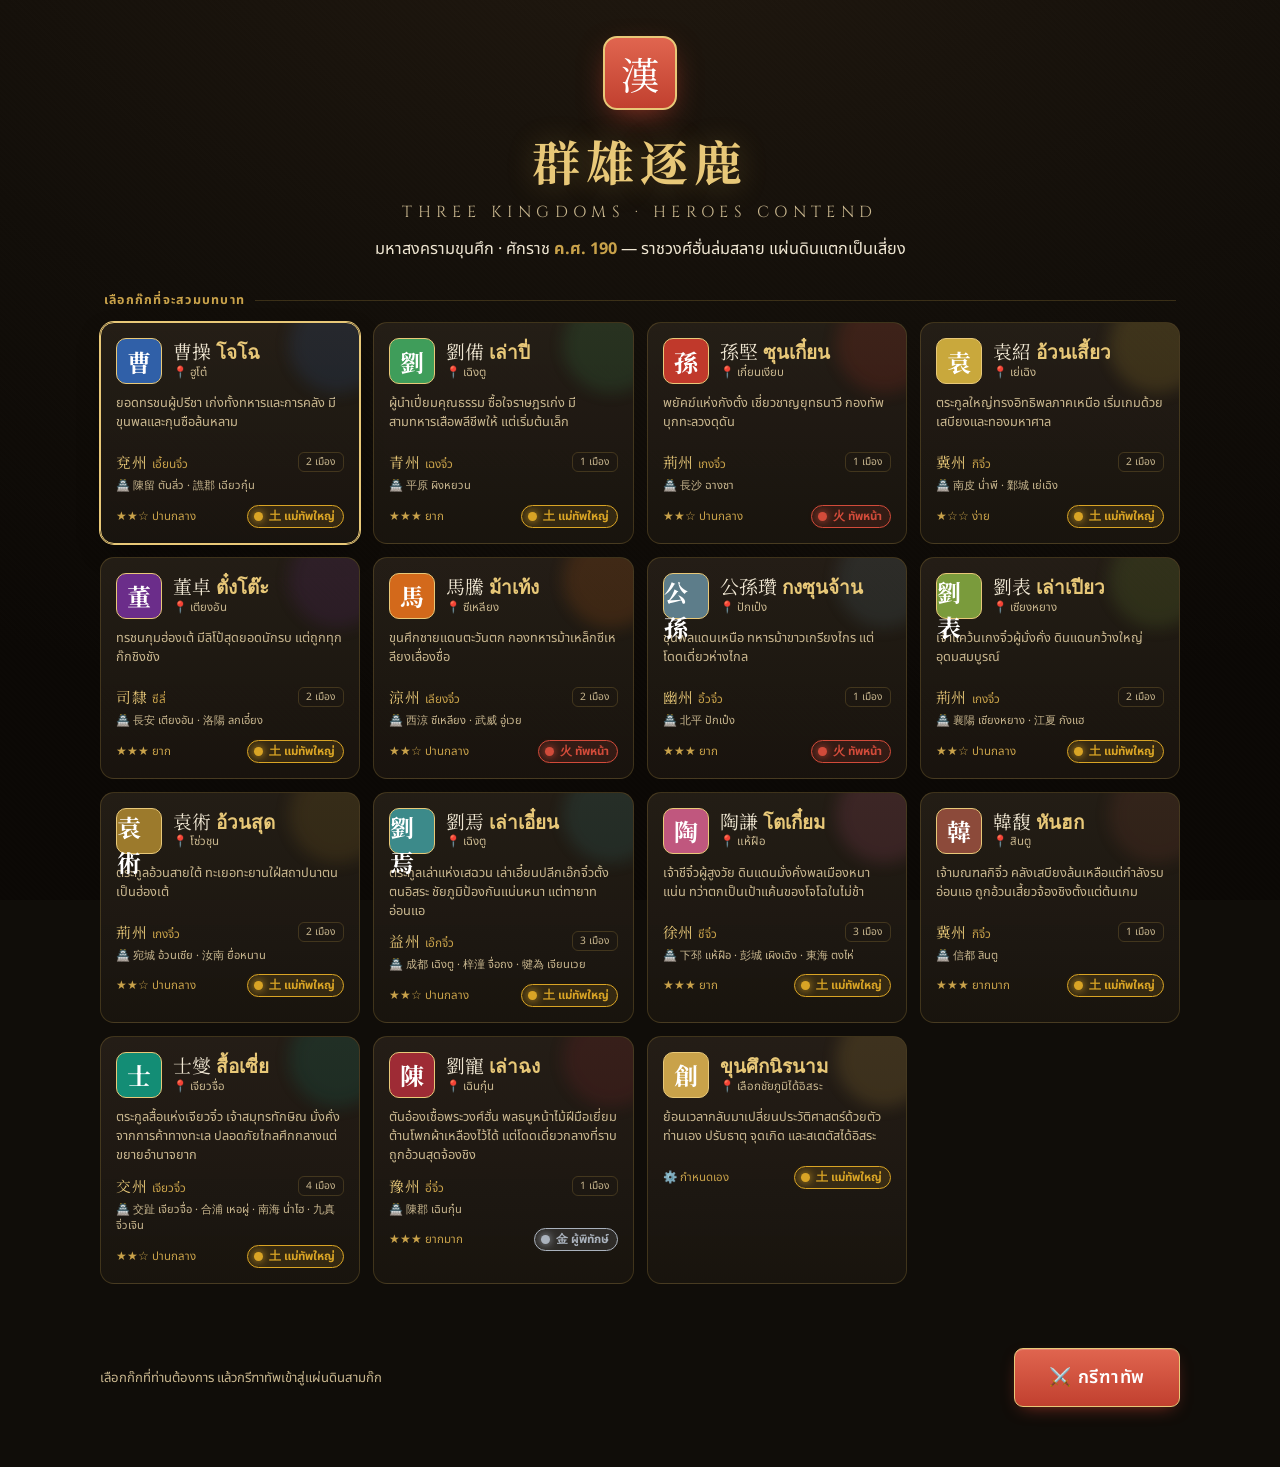
<file: index.html>
<!DOCTYPE html>
<html lang="th">
<head>
<meta charset="UTF-8">
<meta name="viewport" content="width=device-width, initial-scale=1.0">
<title>三國 · 群雄逐鹿 — เลือกขุนศึก</title>
<link rel="stylesheet" href="css/theme.css">
<style>
  .stage { min-height:100vh; display:flex; flex-direction:column; align-items:center; padding:36px 20px 60px; }
  .hero { text-align:center; margin-bottom:30px; position:relative; }
  .hero .seal-top { display:inline-grid; place-items:center; width:74px; height:74px; border-radius:14px;
    background:linear-gradient(180deg,var(--cinnabar-br),var(--cinnabar)); border:2px solid var(--gold-bright);
    font-family:var(--font-zh); font-size:2.4rem; color:#fff; margin-bottom:16px; box-shadow:0 10px 30px -8px rgba(193,64,47,.7); }
  .hero h1 { font-family:var(--font-zh); font-size:3rem; letter-spacing:.12em; color:var(--gold-bright);
    text-shadow:0 2px 30px rgba(201,162,74,.3); }
  .hero .romaji { font-family:var(--font-disp); font-size:1rem; letter-spacing:.34em; color:var(--paper-dim); margin-top:6px; text-transform:uppercase; }
  .hero .tag { margin-top:14px; font-size:1.02rem; color:var(--paper); }
  .hero .tag b { color:var(--gold); }

  .panel { width:min(1080px,100%); }
  .sec-label { font-size:.78rem; letter-spacing:.1em; text-transform:uppercase; color:var(--gold); font-weight:700; margin:0 4px 12px; display:flex; align-items:center; gap:10px; }
  .sec-label::after { content:""; flex:1; height:1px; background:var(--line); }

  .wl-grid { display:grid; grid-template-columns:repeat(auto-fill,minmax(248px,1fr)); gap:13px; margin-bottom:34px; }
  .wl { position:relative; text-align:left; cursor:pointer; border:1px solid var(--line); border-radius:14px; padding:15px;
    background:linear-gradient(180deg, rgba(40,33,25,.85), rgba(26,21,15,.9)); transition:transform .15s, box-shadow .15s, border-color .15s; overflow:hidden; }
  .wl::before { content:""; position:absolute; right:-26px; top:-26px; width:96px; height:96px; border-radius:50%;
    background:var(--fc); opacity:.16; filter:blur(8px); }
  .wl:hover { transform:translateY(-3px); box-shadow:var(--shadow-md); border-color:var(--fc); }
  .wl.sel { border-color:var(--gold-bright); box-shadow:0 0 0 1px var(--gold-bright), var(--shadow-md); }
  .wl-top { display:flex; align-items:center; gap:11px; margin-bottom:10px; position:relative; }
  .wl-crest { width:46px; height:46px; border-radius:10px; display:grid; place-items:center; font-family:var(--font-zh);
    font-size:1.5rem; font-weight:700; color:#fff; background:var(--fc); border:1.5px solid var(--gold-bright); flex-shrink:0; }
  .wl-name { font-family:var(--font-zh); font-size:1.18rem; color:var(--paper); line-height:1.1; }
  .wl-name b { color:var(--gold-bright); }
  .wl-cap { font-size:.72rem; color:var(--paper-dim); margin-top:2px; }
  .wl-desc { font-size:.8rem; color:var(--paper-dim); line-height:1.5; min-height:48px; }
  .wl-meta { display:flex; justify-content:space-between; align-items:center; margin-top:10px; }
  .wl-diff { font-size:.72rem; color:var(--gold); }
  .wl-el { font-size:.7rem; }

  .wl-region { display:flex; align-items:center; justify-content:space-between; gap:8px; margin:9px 0 5px; }
  .wl-rg { font-family:var(--font-zh); font-size:.92rem; color:var(--gold-bright); letter-spacing:.04em; }
  .wl-rgth { font-family:var(--font-th); font-size:.74rem; color:var(--gold); letter-spacing:0; }
  .wl-cnt { font-size:.64rem; color:var(--paper-dim); border:1px solid var(--line); border-radius:6px; padding:1px 7px; white-space:nowrap; }
  .wl-cities { font-size:.7rem; color:var(--paper-dim); line-height:1.5; margin-bottom:2px; }

  .custom { display:none; }
  .custom.on { display:block; }
  .cst-box { display:grid; grid-template-columns:1fr 1fr; gap:14px; }
  .field label { display:block; font-size:.76rem; color:var(--paper-dim); margin-bottom:5px; font-weight:600; }
  .field input[type=text], .field select { width:100%; background:var(--ink-800); border:1px solid var(--line); color:var(--paper);
    border-radius:9px; padding:10px 12px; font-family:var(--font-th); }
  .field input[type=color] { width:100%; height:42px; border:1px solid var(--line); border-radius:9px; background:var(--ink-800); cursor:pointer; }
  .cls-row { display:grid; grid-template-columns:repeat(5,1fr); gap:8px; margin-top:6px; }
  .cls-opt { border:1px solid var(--line); border-radius:10px; padding:9px 6px; text-align:center; cursor:pointer; background:rgba(255,255,255,.02); transition:.14s; }
  .cls-opt:hover { border-color:var(--ec); }
  .cls-opt.sel { border-color:var(--ec); background:color-mix(in oklab,var(--ec) 16%, transparent); box-shadow:0 0 0 1px var(--ec); }
  .cls-opt .zh { font-size:1.5rem; color:var(--ec); font-family:var(--font-zh); }
  .cls-opt .cn { font-size:.72rem; font-weight:600; margin-top:2px; }
  .cls-opt .el { font-size:.62rem; color:var(--paper-dim); }
  .stat-pool { margin-top:16px; }
  .stat-row { display:flex; align-items:center; justify-content:space-between; padding:7px 0; border-bottom:1px solid var(--line-soft); }
  .stat-ctl { display:flex; align-items:center; gap:10px; }
  .stat-ctl button { width:30px; height:30px; border-radius:8px; border:1px solid var(--line); background:var(--ink-700); color:var(--paper); font-weight:700; cursor:pointer; font-size:1.1rem; }
  .stat-ctl button:hover:not(:disabled){ border-color:var(--gold); color:var(--gold-bright); }
  .stat-ctl button:disabled{ opacity:.3; cursor:not-allowed; }
  .stat-val { width:34px; text-align:center; font-weight:700; font-size:1.05rem; font-variant-numeric:tabular-nums; }
  .pool-tag { color:var(--gold-bright); font-weight:700; }

  .startbar { width:min(1080px,100%); display:flex; gap:14px; align-items:center; margin-top:30px; }
  .startbar .hint { color:var(--paper-dim); font-size:.82rem; flex:1; }
  #btnStart { padding:15px 34px; font-size:1.12rem; letter-spacing:.04em; }
  .cls-desc { font-size:.78rem; color:var(--paper-dim); margin-top:10px; min-height:36px; line-height:1.5; }

  @media (max-width:560px){
    .stage { padding:20px 12px 48px; }
    .hero { margin-bottom:22px; }
    .hero .seal-top { width:60px; height:60px; font-size:2rem; margin-bottom:12px; }
    .hero h1.zh { font-size:2.1rem; }
    .wl-grid { grid-template-columns:1fr; gap:11px; }
    .wl { padding:14px; }
    .cst-box { grid-template-columns:1fr; gap:12px; }
    .cls-row { grid-template-columns:repeat(3,1fr); }
    .startbar { flex-direction:column; align-items:stretch; gap:11px; margin-top:22px; }
    .startbar .hint { text-align:center; }
    #btnStart { width:100%; padding:16px; min-height:52px; }
  }
</style>
</head>
<body class="grain">
<div class="stage">
  <div class="hero">
    <div class="seal-top zh">漢</div>
    <h1 class="zh">群雄逐鹿</h1>
    <div class="romaji">Three Kingdoms · Heroes Contend</div>
    <div class="tag">มหาสงครามขุนศึก · ศักราช <b>ค.ศ. 190</b> — ราชวงศ์ฮั่นล่มสลาย แผ่นดินแตกเป็นเสี่ยง</div>
  </div>

  <div class="panel">
    <div class="sec-label">เลือกก๊กที่จะสวมบทบาท</div>
    <div class="wl-grid" id="wlGrid"></div>

    <div class="custom" id="customBox">
      <div class="sec-label">ปรับแต่งขุนศึกนิรนาม (สร้างเอง)</div>
      <div class="cst-box">
        <div class="field"><label>นามผู้นำ</label><input type="text" id="cName" value="ขุนศึกนิรนาม"></div>
        <div class="field"><label>นามก๊ก</label><input type="text" id="cFaction" value="คณะกู้ชาติฮั่น"></div>
        <div class="field"><label>ชัยภูมิเริ่มต้น</label>
          <select id="cSpawn">
            <option value="P11">漢中 ฮันต๋ง — ป้องกันเหนียวแน่น</option>
            <option value="P13">西涼 ซีเหลียง — แหล่งม้าศึกชั้นยอด</option>
            <option value="P16">北海 ปักไฮ — การค้ามั่งคั่ง</option>
            <option value="P20">長沙 ฉางซา — อู่ข้าวแดนใต้</option>
            <option value="P05">成都 เฉิงตู — ชัยภูมิเสฉวน</option>
          </select>
        </div>
        <div class="field"><label>สีธงประจำก๊ก</label><input type="color" id="cColor" value="#c9a24a"></div>
      </div>
      <div class="field" style="margin-top:14px"><label>เลือกธาตุประจำตัว (5 ธาตุขุนพล)</label>
        <div class="cls-row" id="clsRow"></div>
        <div class="cls-desc" id="clsDesc"></div>
      </div>
      <div class="stat-pool">
        <div class="stat-row" style="border:0"><b>แต้มคงเหลือจัดสรร: <span class="pool-tag" id="pool">20</span></b></div>
        <div class="stat-row"><span>⚔️ การทหาร (武)</span><div class="stat-ctl"><button onclick="adj('war',-5)" id="war-">−</button><span class="stat-val" id="war">70</span><button onclick="adj('war',5)" id="war+">+</button></div></div>
        <div class="stat-row"><span>📚 สติปัญญา (智)</span><div class="stat-ctl"><button onclick="adj('int',-5)" id="int-">−</button><span class="stat-val" id="int">70</span><button onclick="adj('int',5)" id="int+">+</button></div></div>
        <div class="stat-row"><span>🏛️ การเมือง (政)</span><div class="stat-ctl"><button onclick="adj('pol',-5)" id="pol-">−</button><span class="stat-val" id="pol">70</span><button onclick="adj('pol',5)" id="pol+">+</button></div></div>
      </div>
    </div>
  </div>

  <div class="startbar">
    <div class="hint" id="hint">เลือกก๊กที่ท่านต้องการ แล้วกรีฑาทัพเข้าสู่แผ่นดินสามก๊ก</div>
    <button class="btn btn-primary" id="btnStart" onclick="startGame()">⚔️ กรีฑาทัพ</button>
  </div>
</div>

<script src="js/data.js"></script>
<script>
const WARLORDS = [
  { id:'cao_cao',  diff:'★★☆ ปานกลาง', desc:'ยอดทรชนผู้ปรีชา เก่งทั้งทหารและการคลัง มีขุนพลและกุนซือล้นหลาม' },
  { id:'liu_bei',  diff:'★★★ ยาก',     desc:'ผู้นำเปี่ยมคุณธรรม ซื้อใจราษฎรเก่ง มีสามทหารเสือพลีชีพให้ แต่เริ่มต้นเล็ก' },
  { id:'sun_jian', diff:'★★☆ ปานกลาง', desc:'พยัคฆ์แห่งกังตั๋ง เชี่ยวชาญยุทธนาวี กองทัพบุกทะลวงดุดัน' },
  { id:'yuan_shao',diff:'★☆☆ ง่าย',     desc:'ตระกูลใหญ่ทรงอิทธิพลภาคเหนือ เริ่มเกมด้วยเสบียงและทองมหาศาล' },
  { id:'dong_zhuo',diff:'★★★ ยาก',     desc:'ทรชนกุมฮ่องเต้ มีลิโป้สุดยอดนักรบ แต่ถูกทุกก๊กชิงชัง' },
  { id:'ma_teng',  diff:'★★☆ ปานกลาง', desc:'ขุนศึกชายแดนตะวันตก กองทหารม้าเหล็กซีเหลียงเลื่องชื่อ' },
  { id:'gongsun',  diff:'★★★ ยาก',     desc:'ขุนพลแดนเหนือ ทหารม้าขาวเกรียงไกร แต่โดดเดี่ยวห่างไกล' },
  { id:'liu_biao', diff:'★★☆ ปานกลาง', desc:'เจ้าแคว้นเกงจิ๋วผู้มั่งคั่ง ดินแดนกว้างใหญ่อุดมสมบูรณ์' },
  { id:'yuan_shu', diff:'★★☆ ปานกลาง', desc:'ตระกูลอ้วนสายใต้ ทะเยอทะยานใฝ่สถาปนาตนเป็นฮ่องเต้' },
  { id:'liu_zhang',diff:'★★☆ ปานกลาง', desc:'ตระกูลเล่าแห่งเสฉวน เล่าเอี๋ยนปลีกเอ๊กจิ๋วตั้งตนอิสระ ชัยภูมิป้องกันแน่นหนา แต่ทายาทอ่อนแอ' },
  { id:'tao_qian', diff:'★★★ ยาก',     desc:'เจ้าชีจิ๋วผู้สูงวัย ดินแดนมั่งคั่งพลเมืองหนาแน่น ทว่าตกเป็นเป้าแค้นของโจโฉในไม่ช้า' },
  { id:'han_fu',   diff:'★★★ ยากมาก',   desc:'เจ้ามณฑลกิจิ๋ว คลังเสบียงล้นเหลือแต่กำลังรบอ่อนแอ ถูกอ้วนเสี้ยวจ้องชิงตั้งแต่ต้นเกม' },
  { id:'shi_xie',  diff:'★★☆ ปานกลาง', desc:'ตระกูลสื้อแห่งเจียวจิ๋ว เจ้าสมุทรทักษิณ มั่งคั่งจากการค้าทางทะเล ปลอดภัยไกลศึกกลางแต่ขยายอำนาจยาก' },
  { id:'liu_chong',diff:'★★★ ยากมาก',   desc:'ตันอ๋องเชื้อพระวงศ์ฮั่น พลธนูหน้าไม้ฝีมือเยี่ยม ต้านโพกผ้าเหลืองไว้ได้ แต่โดดเดี่ยวกลางที่ราบ ถูกอ้วนสุดจ้องชิง' },
  { id:'custom',   diff:'⚙️ กำหนดเอง', desc:'ย้อนเวลากลับมาเปลี่ยนประวัติศาสตร์ด้วยตัวท่านเอง ปรับธาตุ จุดเกิด และสเตตัสได้อิสระ' }
];
let selected='cao_cao';
let customCls='commander';
const base={war:70,int:70,pol:70}; let stats={...base}; let pool=20;

function elClassOf(factionKey){
  // representative element of the faction's lord
  const lord=GENERAL_ROSTER.find(g=>g.faction===factionKey&&g.lord);
  return lord?HERO_CLASSES[lord.cls]:HERO_CLASSES.commander;
}

function renderWarlords(){
  const grid=document.getElementById('wlGrid'); grid.innerHTML='';
  WARLORDS.forEach(w=>{
    const isCustom=w.id==='custom';
    const f=isCustom?{zh:'創',th:'นิรนาม',leader:'สร้างขุนศึกเอง',color:'#c9a24a',capital:'-'}:FACTIONS[w.id];
    const c=isCustom?HERO_CLASSES.commander:elClassOf(w.id);
    const capName=isCustom?'เลือกชัยภูมิได้อิสระ':provName(f.capital);
    const st = (!isCustom && typeof FACTION_START!=='undefined') ? FACTION_START[w.id] : null;
    let regionHtml='';
    if(st){
      const R=REGIONS[st.region]||{zh:'',th:''};
      const cityNames = st.cities.map(k=>`${provZh(k)} ${provName(k)}`).join(' · ');
      regionHtml = `<div class="wl-region"><span class="wl-rg">${R.zh} <span class="wl-rgth">${R.th}</span></span><span class="wl-cnt">${st.cities.length} เมือง</span></div>
        <div class="wl-cities">🏯 ${cityNames}</div>`;
    }
    const el=document.createElement('div');
    el.className='wl'+(w.id===selected?' sel':''); el.style.setProperty('--fc',f.color);
    el.innerHTML=`
      <div class="wl-top">
        <div class="wl-crest">${f.zh}</div>
        <div><div class="wl-name">${isCustom?'<b>ขุนศึกนิรนาม</b>':f.leader.split(' ')[0]+' <b>'+(f.leader.split(' ')[1]||'')+'</b>'}</div>
        <div class="wl-cap">📍 ${capName}</div></div>
      </div>
      <div class="wl-desc">${w.desc}</div>
      ${regionHtml}
      <div class="wl-meta"><span class="wl-diff">${w.diff}</span><span class="wl-el ${c.cls}"><span class="el-pill ${c.cls}"><span class="el-dot"></span>${c.el} ${c.th}</span></span></div>`;
    el.onclick=()=>{ selected=w.id; renderWarlords(); document.getElementById('customBox').classList.toggle('on',w.id==='custom');
      document.getElementById('hint').textContent = w.id==='custom'?'ปรับแต่งขุนศึกของท่านด้านล่าง':'ก๊กที่เลือก: '+(FACTIONS[w.id]?FACTIONS[w.id].th:''); };
    grid.appendChild(el);
  });
}
function renderClasses(){
  const row=document.getElementById('clsRow'); row.innerHTML='';
  Object.entries(HERO_CLASSES).forEach(([k,c])=>{
    const o=document.createElement('div'); o.className='cls-opt'+(k===customCls?' sel':''); o.style.setProperty('--ec',c.color);
    o.innerHTML=`<div class="zh">${c.zh}</div><div class="cn">${c.th}</div><div class="el">${c.el}</div>`;
    o.onclick=()=>{ customCls=k; renderClasses(); document.getElementById('clsDesc').textContent=c.desc; };
    row.appendChild(o);
  });
  document.getElementById('clsDesc').textContent=HERO_CLASSES[customCls].desc;
}
function adj(s,d){
  if(d>0 && pool>=5){ stats[s]+=5; pool-=5; }
  else if(d<0 && stats[s]>base[s]){ stats[s]-=5; pool+=5; }
  updateStats();
}
function updateStats(){
  document.getElementById('pool').textContent=pool;
  ['war','int','pol'].forEach(s=>{ document.getElementById(s).textContent=stats[s];
    document.getElementById(s+'+').disabled=pool<5; document.getElementById(s+'-').disabled=stats[s]<=base[s]; });
}
function startGame(){
  let setup;
  if(selected==='custom'){
    setup={ warlord:'custom', playerName:document.getElementById('cName').value.trim()||'ขุนศึกนิรนาม',
      factionName:document.getElementById('cFaction').value.trim()||'คณะกู้ชาติ',
      color:document.getElementById('cColor').value, spawn:document.getElementById('cSpawn').value,
      cls:customCls, war:stats.war, int:stats.int, pol:stats.pol };
  } else {
    const f=FACTIONS[selected];
    setup={ warlord:selected, playerName:f.leader.split(' ')[1]||f.th, factionName:'ก๊ก'+f.th, color:f.color };
  }
  localStorage.removeItem('TG3_SAVE');
  localStorage.setItem('TG3_SETUP', JSON.stringify(setup));
  location.href='game.html';
}
renderWarlords(); renderClasses(); updateStats();
</script>
</body>
</html>
</file>
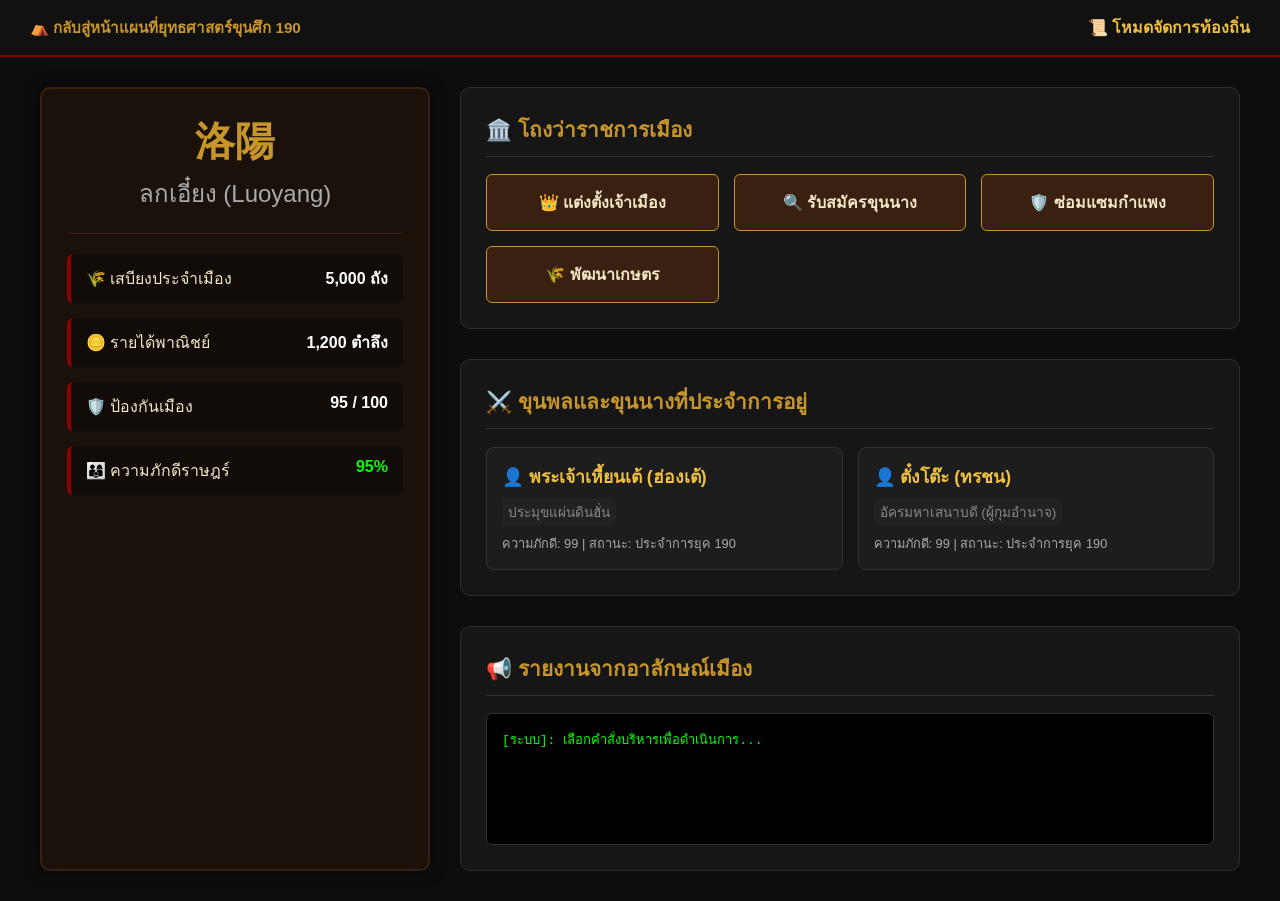
<file: uploads/three-kingdoms-city.html>
<!DOCTYPE html>
<html lang="th">
<head>
    <meta charset="UTF-8">
    <meta name="viewport" content="width=device-width, initial-scale=1.0">
    <title>มุมมองบริหารเมือง | 三國志</title>
    <style>
        :root {
            --bg-dark: #0d0d0d;
            --panel-bg: #1a110b;
            --ink: #3a2010;
            --gold: #c8952a;
            --gold-light: #f0c040;
            --parchment: #f5e6c8;
            --crimson: #8b0000;
        }

        body {
            background-color: var(--bg-dark);
            color: var(--parchment);
            font-family: 'Segoe UI', Sarabun, sans-serif;
            margin: 0;
            padding: 0;
        }

        .nav-bar {
            background-color: #111;
            padding: 15px 30px;
            border-bottom: 2px solid var(--crimson);
            display: flex;
            justify-content: space-between;
            align-items: center;
        }

        .btn-back {
            color: var(--gold);
            text-decoration: none;
            font-weight: bold;
            font-size: 0.95rem;
            cursor: pointer;
        }
        .btn-back:hover { color: var(--gold-light); }

        .management-container {
            max-width: 1200px;
            margin: 30px auto;
            padding: 0 20px;
            display: grid;
            grid-template-columns: 1fr 2fr;
            gap: 30px;
        }

        .city-sidebar {
            background: var(--panel-bg);
            border: 2px solid var(--ink);
            border-radius: 10px;
            padding: 25px;
            box-shadow: 0 0 15px rgba(0,0,0,0.5);
        }

        .city-name-zh { font-size: 2.5rem; color: var(--gold); text-align: center; margin: 0; }
        .city-name-th { font-size: 1.5rem; text-align: center; margin-top: 5px; color: #aaa; }

        .stat-box {
            background: rgba(0,0,0,0.3);
            border-radius: 6px;
            padding: 12px 15px;
            margin-top: 15px;
            border-left: 4px solid var(--crimson);
            display: flex;
            justify-content: space-between;
        }
        .stat-box span.val { font-weight: bold; color: #fff; }

        .main-panel {
            display: flex;
            flex-direction: column;
            gap: 30px;
        }

        .panel-section {
            background: #161616;
            border: 1px solid #2d2d2d;
            border-radius: 10px;
            padding: 25px;
        }

        .section-title {
            color: var(--gold);
            margin-top: 0;
            border-bottom: 1px solid #333;
            padding-bottom: 10px;
            font-size: 1.3rem;
        }

        .action-grid {
            display: grid;
            grid-template-columns: repeat(auto-fit, minmax(180px, 1fr));
            gap: 15px;
            margin-top: 15px;
        }

        .btn-action {
            background: var(--ink);
            color: var(--parchment);
            border: 1px solid var(--gold);
            padding: 15px;
            font-size: 1rem;
            font-weight: bold;
            border-radius: 6px;
            cursor: pointer;
            transition: 0.2s;
            text-align: center;
        }
        .btn-action:hover {
            background: var(--crimson);
            color: #fff;
            transform: translateY(-2px);
        }

        .officer-list {
            display: grid;
            grid-template-columns: repeat(auto-fit, minmax(220px, 1fr));
            gap: 15px;
            margin-top: 15px;
        }

        .officer-card {
            background: rgba(255,255,255,0.03);
            border: 1px solid #333;
            border-radius: 8px;
            padding: 15px;
            display: flex;
            flex-direction: column;
            gap: 8px;
        }

        .officer-name { color: var(--gold-light); font-weight: bold; font-size: 1.1rem; }
        .officer-job { font-size: 0.85rem; color: #888; background: #222; padding: 2px 6px; border-radius: 4px; width: max-content; }

        .log-box {
            background: #000;
            border: 1px solid #333;
            color: #00ff00;
            font-family: monospace;
            padding: 15px;
            border-radius: 6px;
            height: 100px;
            overflow-y: auto;
            white-space: pre-line;
        }
    </style>
</head>
<body>

    <div class="nav-bar">
        <a href="three-kingdoms-map.html" class="btn-back">⛺ กลับสู่หน้าแผนที่ยุทธศาสตร์ขุนศึก 190</a>
        <div style="color: var(--gold-light); font-weight: bold;">📜 โหมดจัดการท้องถิ่น</div>
    </div>

    <div class="management-container">
        
        <div class="city-sidebar">
            <h1 class="city-name-zh" id="cityNameZh">--</h1>
            <div class="city-name-th" id="cityNameTh">กำลังโหลดเมือง...</div>
            <hr style="border: 0; border-top: 1px solid var(--ink); margin: 20px 0;">

            <div class="stat-box"><span>🌾 เสบียงประจำเมือง</span><span class="val" id="cityFood">2,500 ถัง</span></div>
            <div class="stat-box"><span>🪙 รายได้พาณิชย์</span><span class="val" id="cityGold">450 ตำลึง</span></div>
            <div class="stat-box"><span>🛡️ ป้องกันเมือง</span><span class="val" id="cityDef">80 / 100</span></div>
            <div class="stat-box"><span>👨‍👩‍👦 ความภักดีราษฎร์</span><span class="val" id="cityLoyal" style="color: #00ff00;">95%</span></div>
        </div>

        <div class="main-panel">
            
            <div class="panel-section">
                <h2 class="section-title">🏛️ โถงว่าราชการเมือง</h2>
                <div class="action-grid">
                    <button class="btn-action" onclick="orderCity('แต่งตั้งเจ้าเมืองคนใหม่')">👑 แต่งตั้งเจ้าเมือง</button>
                    <button class="btn-action" onclick="orderCity('ประกาศรับสมัครปราชญ์/ขุนพลท้องถิ่น')">🔍 รับสมัครขุนนาง</button>
                    <button class="btn-action" onclick="orderCity('เกณฑ์แรงงานซ่อมแซมกำแพงเมือง')">🛡️ ซ่อมแซมกำแพง</button>
                    <button class="btn-action" onclick="orderCity('เปิดคลังแจกจ่ายเสบียงลดความตึงเครียด')">🌾 พัฒนาเกษตร</button>
                </div>
            </div>

            <div class="panel-section">
                <h2 class="section-title">⚔️ ขุนพลและขุนนางที่ประจำการอยู่</h2>
                <div class="officer-list" id="officerArea"></div>
            </div>

            <div class="panel-section">
                <h2 class="section-title">📢 รายงานจากอาลักษณ์เมือง</h2>
                <div class="log-box" id="cityLog">[ระบบ]: เลือกคำสั่งบริหารเพื่อดำเนินการ...</div>
            </div>

        </div>
    </div>

    <script>
        // ข้อมูลผูกมณฑลหลักแบบอ้างอิงประวัติศาสตร์ ค.ศ. 190 (ตั๋งโต๊ะและฮ่องเต้)
        const PROVINCE_DATA = {
            'P01': { zh: '洛陽', th: 'ลกเอี๋ยง (Luoyang)', food: 5000, gold: 1200, def: 95, officers: ['พระเจ้าเหี้ยนเต้ (ฮ่องเต้)', 'ตั๋งโต๊ะ (ทรชน)'] },
            'P02': { zh: '長安', th: 'เตียงอัน (Chang\'an)', food: 4500, gold: 1000, def: 90, officers: ['ลิโป้'] },
            'P03': { zh: '許昌', th: 'ฮูโต๋ (Xuchang)', food: 4000, gold: 900, def: 85, officers: ['แฮหัวตุ้น', 'ซุนฮก'] },
            'P04': { zh: '建業', th: 'เกี๋ยนเงียบ (Jianye)', food: 4200, gold: 1100, def: 88, officers: ['เทียเภา'] },
            'P05': { zh: '成都', th: 'เฉิงตู (Chengdu)', food: 4800, gold: 850, def: 92, officers: ['กวนอู', 'เตียวหุย'] },
            'P06': { zh: '襄陽', th: 'เซียงหยาง (Xiangyang)', food: 3500, gold: 750, def: 80, officers: ['เล่าเปียว'] },
            'P07': { zh: '下邳', th: 'แห้ฝือ (Xiapi)', food: 3000, gold: 600, def: 75, officers: ['ตันก๋ง'] },
            'P08': { zh: '鄴城', th: 'เย่เฉิง (Ye City)', food: 4600, gold: 950, def: 85, officers: ['งันเหลียง', 'บุนทิว'] },
            'P09': { zh: '北平', th: 'ปักเป๋ง (Beiping)', food: 2800, gold: 500, def: 70, officers: ['กงซุนจ้าน'] },
            'P10': { zh: '壽春', th: 'โซ่วชุน (Shouchun)', food: 3200, gold: 700, def: 65, officers: ['อ้วนสุด'] }
        };

        function getProvinceFromURL() {
            const params = new URLSearchParams(window.location.search);
            return params.get('province') || 'P01';
        }

        function initCityManagement() {
            const provId = getProvinceFromURL();
            const city = PROVINCE_DATA[provId] || { zh: '未知', th: 'หัวเมืองอิสระภายนอก', food: 2000, gold: 400, def: 50, officers: ['ขุนนางท้องถิ่น'] };

            // หากมีระบบเซฟแชร์ ให้ดึงข้อมูลมาแทนค่าดิบเพื่อความต่อเนื่อง
            if(localStorage.getItem('TG_SAVE_EXISTS') === 'true') {
                const saveTroops = JSON.parse(localStorage.getItem('TG_troops'));
                const saveWealth = JSON.parse(localStorage.getItem('TG_wealth'));
                if(saveTroops && saveTroops[provId]) city.food = saveTroops[provId] * 80; // แปลงกำลังพลเป็นปริมาณเสบียงจำลอง
                if(saveWealth && saveWealth[provId]) city.gold = saveWealth[provId] * 20; // ดึงระดับความมั่งคั่งมาคำนวณทอง
            }

            document.getElementById('cityNameZh').innerText = city.zh;
            document.getElementById('cityNameTh').innerText = city.th;
            document.getElementById('cityFood').innerText = city.food.toLocaleString() + " ถัง";
            document.getElementById('cityGold').innerText = city.gold.toLocaleString() + " ตำลึง";
            document.getElementById('cityDef').innerText = city.def + " / 100";

            const officerArea = document.getElementById('officerArea');
            officerArea.innerHTML = '';
            
            city.officers.forEach(name => {
                let role = "ขุนพลกองทัพ";
                if(name.includes("ฮ่องเต้")) role = "ประมุขแผ่นดินฮั่น";
                if(name.includes("ตั๋งโต๊ะ")) role = "อัครมหาเสนาบดี (ผู้กุมอำนาจ)";

                officerArea.innerHTML += `
                    <div class="officer-card">
                        <div class="officer-name">👤 ${name}</div>
                        <div class="officer-job">${role}</div>
                        <div style="font-size:0.8rem; color:#aaa;">ความภักดี: 99 | สถานะ: ประจำการยุค 190</div>
                    </div>
                `;
            });
        }

        function orderCity(actionName) {
            const log = document.getElementById('cityLog');
            log.innerText += `\n[คำสั่ง]: บัญชาการทำปฏิบัติการ -> "${actionName}" สำเร็จ!`;
            log.scrollTop = log.scrollHeight;
        }

        window.onload = initCityManagement;
    </script>
</body>
</html>
</file>
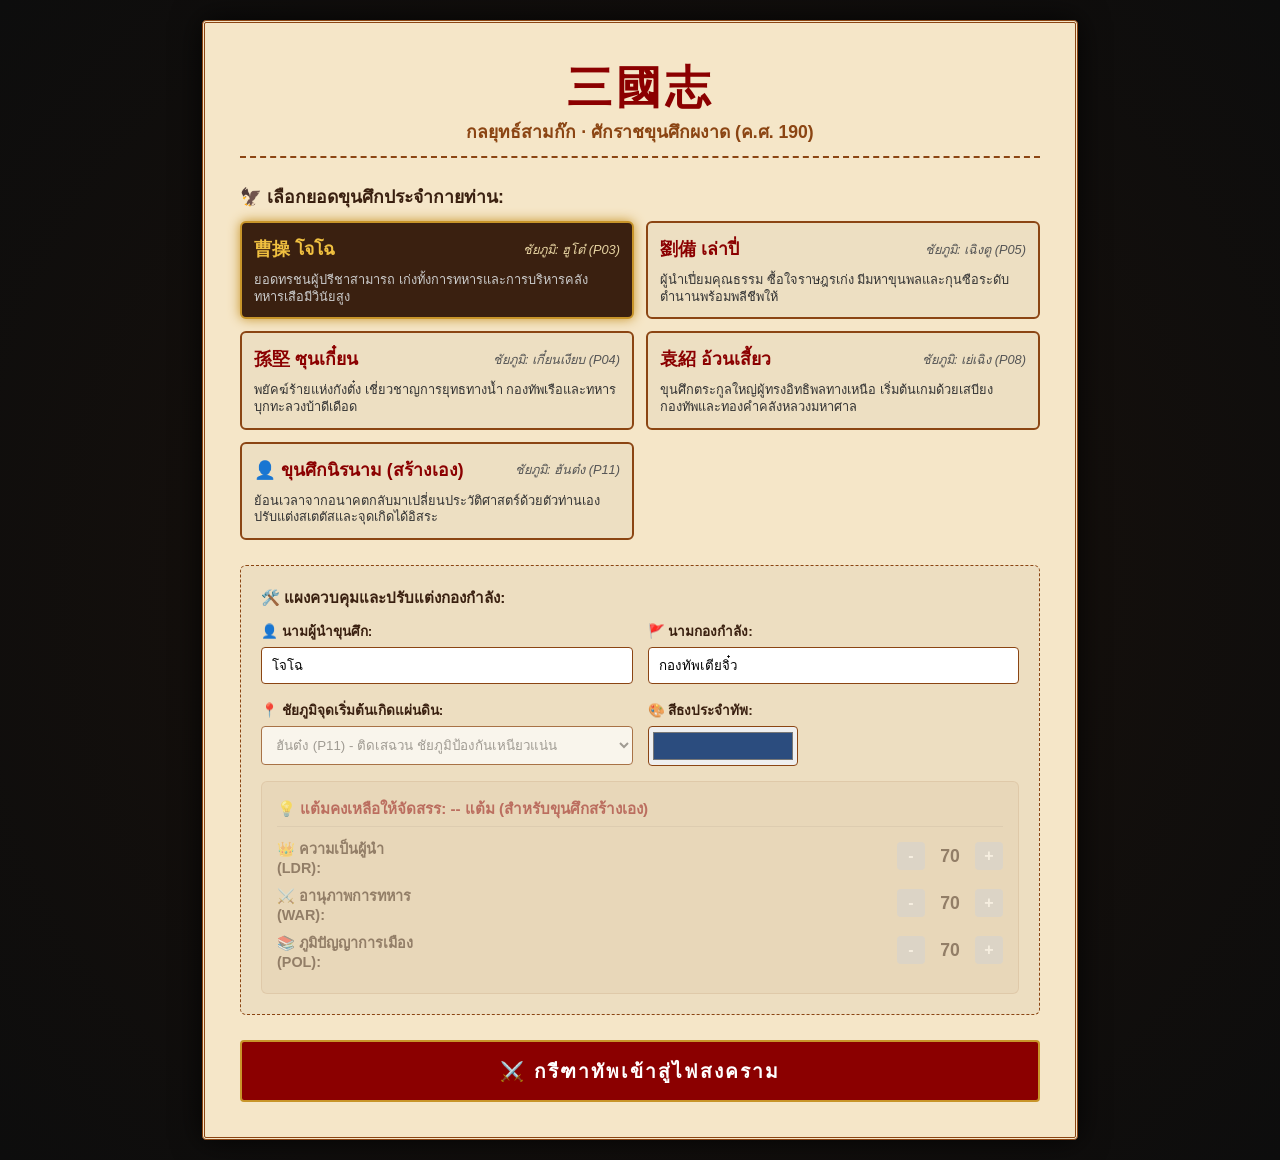
<file: uploads/three-kingdoms-index.html>
<!DOCTYPE html>
<html lang="th">
<head>
    <meta charset="UTF-8">
    <meta name="viewport" content="width=device-width, initial-scale=1.0">
    <title>三國志 · มหาสงครามขุนศึก 190</title>
    <style>
        :root {
            --parchment:       #F5E6C8;
            --parchment-dark:  #E8D5A3;
            --dark-brown:      #2F1B0E;
            --saddle:          #8B4513;
            --ink:             #3A2010;
            --gold:            #C8952A;
            --gold-light:      #F0C040;
            --crimson:         #8b0000;
        }

        body {
            background-color: #0d0d0d;
            background-image: radial-gradient(circle, #1a110b 0%, #0d0d0d 100%);
            color: var(--parchment);
            font-family: 'Segoe UI', Sarabun, sans-serif;
            margin: 0;
            padding: 20px;
            display: flex;
            justify-content: center;
            align-items: center;
            min-height: 100vh;
        }

        .title-card {
            background-color: var(--parchment);
            color: var(--ink);
            max-width: 800px;
            width: 100%;
            padding: 35px;
            border-radius: 4px;
            box-shadow: 0 0 30px rgba(0, 0, 0, 0.8);
            border: 3px double var(--saddle);
            text-align: center;
        }

        h1 {
            font-size: 2.8rem;
            margin: 0;
            color: var(--crimson);
            letter-spacing: 4px;
        }

        .subtitle {
            font-size: 1.1rem;
            color: var(--saddle);
            margin-bottom: 25px;
            font-weight: bold;
            border-bottom: 2px dashed var(--saddle);
            padding-bottom: 10px;
        }

        .section-title {
            font-size: 1.1rem;
            color: var(--ink);
            font-weight: bold;
            margin: 15px 0 10px 0;
            text-align: left;
        }

        /* ตารางเลือกขุนศึก */
        .warlord-grid {
            display: grid;
            grid-template-columns: repeat(2, 1fr);
            gap: 12px;
            margin-bottom: 25px;
        }

        .warlord-card {
            border: 2px solid var(--saddle);
            background: rgba(0, 0, 0, 0.03);
            padding: 12px;
            border-radius: 6px;
            cursor: pointer;
            text-align: left;
            transition: all 0.2s ease;
            display: flex;
            flex-direction: column;
            justify-content: space-between;
        }

        .warlord-card:hover {
            transform: translateY(-2px);
            box-shadow: 0 4px 10px rgba(0,0,0,0.15);
        }

        .warlord-card.selected {
            background-color: var(--ink);
            color: var(--parchment);
            border-color: var(--gold);
            box-shadow: 0 0 12px var(--gold);
        }

        .warlord-header {
            display: flex;
            justify-content: space-between;
            align-items: center;
            margin-bottom: 5px;
        }

        .warlord-name { font-size: 1.1rem; font-weight: bold; color: var(--crimson); }
        .warlord-card.selected .warlord-name { color: var(--gold-light); }
        
        .warlord-base { font-size: 0.8rem; color: #555; font-style: italic; }
        .warlord-card.selected .warlord-base { color: var(--parchment-dark); }

        .warlord-desc { font-size: 0.8rem; line-height: 1.3; color: #333; margin-top: 4px; }
        .warlord-card.selected .warlord-desc { color: #ccc; }

        /* ส่วนปรับแต่งตัวละครสร้างเอง */
        .custom-box {
            background: rgba(0,0,0,0.03);
            border: 1px dashed var(--saddle);
            padding: 20px;
            border-radius: 6px;
            margin-bottom: 25px;
            text-align: left;
        }

        .input-row {
            display: grid;
            grid-template-columns: repeat(auto-fit, minmax(200px, 1fr));
            gap: 15px;
            margin-bottom: 15px;
        }

        .input-group { flex: 1; }
        .input-group label { display: block; font-size: 0.85rem; font-weight: bold; margin-bottom: 5px; }
        .input-group input[type="text"], .input-group select {
            width: 100%; padding: 10px; border: 1px solid var(--saddle); border-radius: 4px; background: #fff; box-sizing: border-box;
        }

        /* โซนอัปสเตตัส */
        .status-container {
            background: rgba(139, 69, 19, 0.08);
            padding: 15px;
            border-radius: 6px;
            margin-top: 15px;
            border: 1px solid rgba(139, 69, 19, 0.2);
        }

        .status-points-pool {
            font-weight: bold;
            color: var(--crimson);
            margin-bottom: 10px;
            font-size: 0.95rem;
            border-bottom: 1px solid rgba(0,0,0,0.1);
            padding-bottom: 5px;
        }

        .status-row {
            display: flex;
            justify-content: space-between;
            align-items: center;
            margin-bottom: 8px;
        }

        .status-label { font-size: 0.9rem; font-weight: bold; width: 150px; }
        .status-control { display: flex; align-items: center; gap: 10px; }
        
        .btn-stat {
            background: var(--ink); color: white; border: none; width: 28px; height: 28px;
            border-radius: 4px; font-weight: bold; cursor: pointer; font-size: 1rem;
        }
        .btn-stat:hover { background: var(--crimson); }
        .btn-stat:disabled { background: #ccc; cursor: not-allowed; }
        
        .stat-value { font-weight: bold; font-size: 1.1rem; width: 30px; text-align: center; }

        .btn-start {
            background-color: var(--crimson); color: #fff; border: 2px solid var(--gold);
            padding: 14px; font-size: 1.2rem; font-weight: bold; border-radius: 4px;
            cursor: pointer; width: 100%; letter-spacing: 2px; transition: 0.2s;
        }
        .btn-start:hover { background-color: #a00000; color: var(--gold-light); }
    </style>
</head>
<body>

    <div class="title-card">
        <h1>三國志</h1>
        <div class="subtitle">กลยุทธ์สามก๊ก · ศักราชขุนศึกผงาด (ค.ศ. 190)</div>

        <div class="section-title">🦅 เลือกยอดขุนศึกประจำกายท่าน:</div>
        <div class="warlord-grid">
            <div class="warlord-card selected" onclick="selectWarlord('cao_cao', '#2b4c7e', 'โจโฉ', 'กองทัพเตียจิ๋ว', 'P03', this)">
                <div class="warlord-header">
                    <span class="warlord-name">曹操 โจโฉ</span>
                    <span class="warlord-base">ชัยภูมิ: ฮูโต๋ (P03)</span>
                </div>
                <div class="warlord-desc">ยอดทรชนผู้ปรีชาสามารถ เก่งทั้งการทหารและการบริหารคลัง ทหารเสือมีวินัยสูง</div>
            </div>
            <div class="warlord-card" onclick="selectWarlord('liu_bei', '#2e5a36', 'เล่าปี่', 'ตระกูลหลิวผู้ภักดี', 'P05', this)">
                <div class="warlord-header">
                    <span class="warlord-name">劉備 เล่าปี่</span>
                    <span class="warlord-base">ชัยภูมิ: เฉิงตู (P05)</span>
                </div>
                <div class="warlord-desc">ผู้นำเปี่ยมคุณธรรม ซื้อใจราษฎรเก่ง มีมหาขุนพลและกุนซือระดับตำนานพร้อมพลีชีพให้</div>
            </div>
            <div class="warlord-card" onclick="selectWarlord('sun_jian', '#a34343', 'ซุนเกี๋ยน', 'พยัคฆ์กังตั๋ง', 'P04', this)">
                <div class="warlord-header">
                    <span class="warlord-name">孫堅 ซุนเกี๋ยน</span>
                    <span class="warlord-base">ชัยภูมิ: เกี๋ยนเงียบ (P04)</span>
                </div>
                <div class="warlord-desc">พยัคฆ์ร้ายแห่งกังตั๋ง เชี่ยวชาญการยุทธทางน้ำ กองทัพเรือและทหารบุกทะลวงบ้าดีเดือด</div>
            </div>
            <div class="warlord-card" onclick="selectWarlord('yuan_shao', '#bda038', 'อ้วนเสี้ยว', 'ตระกูลอ้วนแห่งฮ่องตง', 'P08', this)">
                <div class="warlord-header">
                    <span class="warlord-name">袁紹 อ้วนเสี้ยว</span>
                    <span class="warlord-base">ชัยภูมิ: เย่เฉิง (P08)</span>
                </div>
                <div class="warlord-desc">ขุนศึกตระกูลใหญ่ผู้ทรงอิทธิพลทางเหนือ เริ่มต้นเกมด้วยเสบียงกองทัพและทองคำคลังหลวงมหาศาล</div>
            </div>
            <div class="warlord-card" onclick="selectWarlord('custom', '#8B4513', 'เล่าเปียน', 'คณะกู้ชาติฮั่น', 'P11', this)">
                <div class="warlord-header">
                    <span class="warlord-name">👤 ขุนศึกนิรนาม (สร้างเอง)</span>
                    <span class="warlord-base" id="customLocationLabel">ชัยภูมิ: ฮันต๋ง (P11)</span>
                </div>
                <div class="warlord-desc">ย้อนเวลาจากอนาคตกลับมาเปลี่ยนประวัติศาสตร์ด้วยตัวท่านเอง ปรับแต่งสเตตัสและจุดเกิดได้อิสระ</div>
            </div>
        </div>

        <div class="custom-box">
            <div class="section-title" style="margin-top:0; font-size:0.95rem;">🛠️ แผงควบคุมและปรับแต่งกองกำลัง:</div>
            <div class="input-row">
                <div class="input-group">
                    <label>👤 นามผู้นำขุนศึก:</label>
                    <input type="text" id="playerName" value="โจโฉ">
                </div>
                <div class="input-group">
                    <label>🚩 นามกองกำลัง:</label>
                    <input type="text" id="factionName" value="กองทัพเตียจิ๋ว">
                </div>
            </div>
            
            <div class="input-row">
                <div class="input-group">
                    <label>📍 ชัยภูมิจุดเริ่มต้นเกิดแผ่นดิน:</label>
                    <select id="spawnLocation" onchange="updateSpawnLocation(this.value)" disabled>
                        <option value="P11">ฮันต๋ง (P11) - ติดเสฉวน ชัยภูมิป้องกันเหนียวแน่น</option>
                        <option value="P13">ซีเหลียง (P13) - ชายแดนตะวันตก แหล่งม้าศึกชั้นยอด</option>
                        <option value="P16">ปักไฮ (P16) - เมืองติดชายฝั่งตะวันออก การค้าขายมั่งคั่ง</option>
                        <option value="P09">ปักเป๋ง (P09) - ดินแดนแดนเหนืออันห่างไกล เหมาะสะสมกำลัง</option>
                        <option value="P20">ฉางซา (P20) - อู่ข้าวอู่น้ำแดนใต้ อุดมสมบูรณ์</option>
                    </select>
                </div>
                <div class="input-group" style="max-width: 150px;">
                    <label>🎨 สีธงประจำทัพ:</label>
                    <div style="display:flex; align-items:center; gap:10px; height:40px;">
                        <input type="color" id="factionColor" value="#2b4c7e" style="width:100%; height:100%; cursor:pointer; border:1px solid var(--saddle); border-radius:4px;">
                    </div>
                </div>
            </div>

            <div class="status-container" id="statusContainer" style="opacity: 0.5;">
                <div class="status-points-pool">💡 แต้มคงเหลือให้จัดสรร: <span id="statPool">--</span> แต้ม (สำหรับขุนศึกสร้างเอง)</div>
                
                <div class="status-row">
                    <div class="status-label">👑 ความเป็นผู้นำ (LDR):</div>
                    <div class="status-control">
                        <button class="btn-stat" onclick="adjustStat('ldr', -5)" id="btn-ldr-minus" disabled>-</button>
                        <span class="stat-value" id="val-ldr">70</span>
                        <button class="btn-stat" onclick="adjustStat('ldr', 5)" id="btn-ldr-plus" disabled>+</button>
                    </div>
                </div>
                <div class="status-row">
                    <div class="status-label">⚔️ อานุภาพการทหาร (WAR):</div>
                    <div class="status-control">
                        <button class="btn-stat" onclick="adjustStat('war', -5)" id="btn-war-minus" disabled>-</button>
                        <span class="stat-value" id="val-war">70</span>
                        <button class="btn-stat" onclick="adjustStat('war', 5)" id="btn-war-plus" disabled>+</button>
                    </div>
                </div>
                <div class="status-row">
                    <div class="status-label">📚 ภูมิปัญญาการเมือง (POL):</div>
                    <div class="status-control">
                        <button class="btn-stat" onclick="adjustStat('pol', -5)" id="btn-pol-minus" disabled>-</button>
                        <span class="stat-value" id="val-pol">70</span>
                        <button class="btn-stat" onclick="adjustStat('pol', 5)" id="btn-pol-plus" disabled>+</button>
                    </div>
                </div>
            </div>
        </div>

        <button class="btn-start" onclick="launchGame()">⚔️ กรีฑาทัพเข้าสู่ไฟสงคราม</button>
    </div>

    <script>
        let selectedWarlordId = "cao_cao";
        let currentSpawnProv = "P03";
        
        // ข้อมูลพูลสเตตัส
        let statPool = 20;
        let stats = { ldr: 70, war: 70, pol: 70 };
        const baseStats = { ldr: 70, war: 70, pol: 70 };

        function selectWarlord(id, defaultColor, defaultLeader, defaultFaction, defaultProv, element) {
            document.querySelectorAll('.warlord-card').forEach(card => card.classList.remove('selected'));
            element.classList.add('selected');
            
            selectedWarlordId = id;
            currentSpawnProv = defaultProv;
            
            document.getElementById('playerName').value = defaultLeader;
            document.getElementById('factionName').value = defaultFaction;
            document.getElementById('factionColor').value = defaultColor;

            // ตรวจสอบเงื่อนไขว่าเปิดโหมดสร้างเอง (Custom) หรือไม่
            if (id === 'custom') {
                document.getElementById('spawnLocation').disabled = false;
                document.getElementById('statusContainer').style.opacity = "1";
                statPool = 20;
                stats = { ldr: 70, war: 70, pol: 70 };
                currentSpawnProv = document.getElementById('spawnLocation').value;
                updateStatUI();
            } else {
                document.getElementById('spawnLocation').disabled = true;
                document.getElementById('statusContainer').style.opacity = "0.5";
                disableStatButtons();
                // แสดงค่าพลังสำเร็จรูปของขุนศึกหลัก
                if(id === 'cao_cao') { stats = { ldr: 96, war: 72, pol: 94 }; }
                if(id === 'liu_bei') { stats = { ldr: 80, war: 75, pol: 78 }; }
                if(id === 'sun_jian') { stats = { ldr: 92, war: 90, pol: 40 }; }
                if(id === 'yuan_shao') { stats = { ldr: 82, war: 69, pol: 65 }; }
                document.getElementById('statPool').innerText = "--";
                document.getElementById('val-ldr').innerText = stats.ldr;
                document.getElementById('val-war').innerText = stats.war;
                document.getElementById('val-pol').innerText = stats.pol;
            }
        }

        function updateSpawnLocation(val) {
            currentSpawnProv = val;
            const selectText = document.getElementById('spawnLocation').options[document.getElementById('spawnLocation').selectedIndex].text;
            document.getElementById('customLocationLabel').innerText = "ชัยภูมิ: " + selectText.split(' - ')[0];
        }

        function adjustStat(type, amount) {
            if (selectedWarlordId !== 'custom') return;
            
            if (amount > 0 && statPool >= amount) {
                stats[type] += amount;
                statPool -= amount;
            } else if (amount < 0 && stats[type] > baseStats[type]) {
                stats[type] += amount;
                statPool -= amount; // ลบจำนวนลบ = บวกกลับเข้าพูล
            }
            updateStatUI();
        }

        function updateStatUI() {
            document.getElementById('statPool').innerText = statPool;
            document.getElementById('val-ldr').innerText = stats.ldr;
            document.getElementById('val-war').innerText = stats.war;
            document.getElementById('val-pol').innerText = stats.pol;

            // ล็อก/เปิดปุ่มตามจำนวนพอยต์คงเหลือ
            document.getElementById('btn-ldr-plus').disabled = (statPool < 5);
            document.getElementById('btn-war-plus').disabled = (statPool < 5);
            document.getElementById('btn-pol-plus').disabled = (statPool < 5);

            document.getElementById('btn-ldr-minus').disabled = (stats.ldr <= baseStats.ldr);
            document.getElementById('btn-war-minus').disabled = (stats.war <= baseStats.war);
            document.getElementById('btn-pol-minus').disabled = (stats.pol <= baseStats.pol);
        }

        function disableStatButtons() {
            document.getElementById('btn-ldr-plus').disabled = true;
            document.getElementById('btn-war-plus').disabled = true;
            document.getElementById('btn-pol-plus').disabled = true;
            document.getElementById('btn-ldr-minus').disabled = true;
            document.getElementById('btn-war-minus').disabled = true;
            document.getElementById('btn-pol-minus').disabled = true;
        }

        function launchGame() {
            const pName = document.getElementById('playerName').value.trim();
            const fName = document.getElementById('factionName').value.trim();
            const fColor = document.getElementById('factionColor').value;

            if (!pName || !fName) {
                alert("กรุณาระบุนามผู้นำและกองกำลังของท่านก่อน!");
                return;
            }

            if (selectedWarlordId === 'custom' && statPool > 0) {
                if(!confirm("ท่านยังจัดสรรแต้มสเตตัสไม่หมด เหลืออีก " + statPool + " แต้ม ยืนยันจะกรีฑาทัพเลยหรือไม่?")) {
                    return;
                }
            }

            // เคลียร์ระบบเซฟเก่าเพื่อเริ่มเล่นใหม่แกะกล่อง
            localStorage.clear();

            // บันทึกตัวแปรลง LocalStorage เพื่อแชร์ส่งต่อไปยังไฟล์แผนที่หลัก
            localStorage.setItem('TG_WarlordID', selectedWarlordId);
            localStorage.setItem('TG_PlayerName', pName);
            localStorage.setItem('TG_FactionName', fName);
            localStorage.setItem('TG_FactionColor', fColor);
            localStorage.setItem('TG_SpawnProvince', currentSpawnProv);
            
            // ส่งค่าสเตตัสที่อัปไปประยุกต์ใช้ในคำนวณการรบและการเมือง
            localStorage.setItem('TG_Stat_LDR', stats.ldr);
            localStorage.setItem('TG_Stat_WAR', stats.war);
            localStorage.setItem('TG_Stat_POL', stats.pol);

            window.location.href = "three-kingdoms-map.html";
        }
    </script>
</body>
</html>
</file>
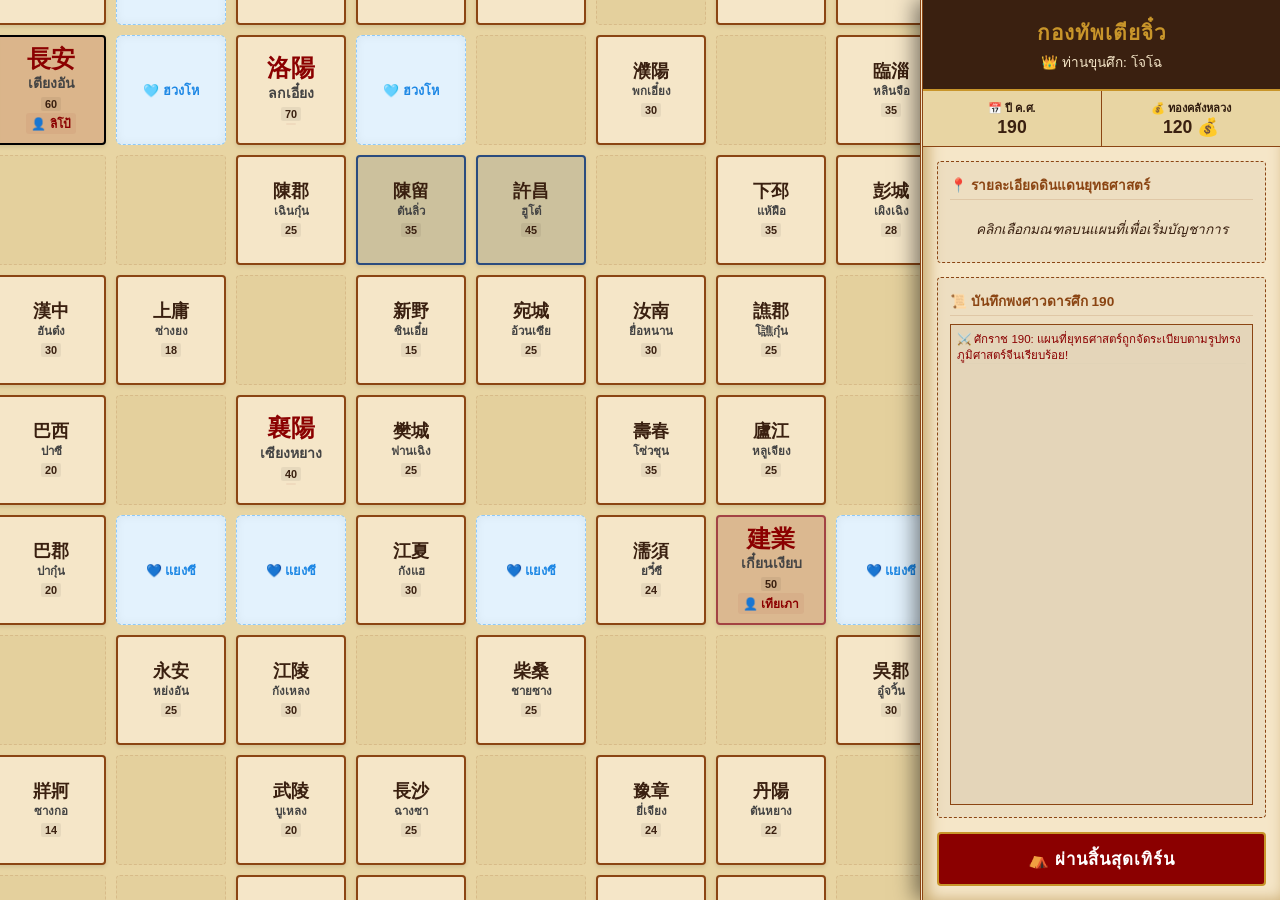
<file: uploads/three-kingdoms-map.html>
<!DOCTYPE html>
<html lang="th">
<head>
<meta charset="UTF-8">
<meta name="viewport" content="width=device-width, initial-scale=1.0">
<title>三國志 · แผนที่ยุทธศาสตร์ขุนศึก 190 (ทรงแผนที่จีนโบราณ)</title>
<style>
/* ===== CSS คุมธีมบอร์ดเกมกลยุทธ์โบราณ ===== */
*, *::before, *::after { box-sizing: border-box; margin: 0; padding: 0; }

:root {
  --parchment:       #F5E6C8;
  --parchment-dark:  #E8D5A3;
  --parchment-shadow:#C8A96E;
  --dark-brown:      #2F1B0E;
  --saddle:          #8B4513;
  --ink:             #3A2010;
  --gold:            #C8952A;
  --gold-light:      #F0C040;
  --crimson:         #8b0000;
  
  --color-cao:       #2b4c7e;
  --color-liu:       #2e5a36;
  --color-sun:       #a34343;
  --color-yuan:      #bda038;
  --color-neutral:   #7f8c8d;
}

html, body {
  width: 100%; height: 100%;
  font-family: 'Segoe UI', Sarabun, sans-serif;
  background-color: #0c0805; color: var(--ink);
  overflow: hidden;
}

.game-wrapper { display: flex; width: 100%; height: 100%; background-color: #120c08; }
.map-area { flex: 1; height: 100%; overflow: auto; padding: 20px; display: flex; justify-content: center; align-items: center; position: relative; }

/* 📜 แผงควบคุมสั่งการด้านขวา */
.side-panel {
  width: 360px; height: 100%; background-color: var(--parchment);
  border-left: 3px double var(--saddle);
  box-shadow: -5px 0 20px rgba(0,0,0,0.5), inset 5px 0 15px var(--parchment-shadow);
  display: flex; flex-direction: column; z-index: 10;
}

.panel-header { padding: 16px; background-color: var(--ink); color: var(--gold); text-align: center; border-bottom: 2px solid var(--gold); }
.panel-header h2 { font-size: 1.3rem; letter-spacing: 1px; margin-bottom: 2px; }
.panel-header .faction-tag { font-size: 0.85rem; color: var(--parchment); }

.panel-stats { display: grid; grid-template-columns: 1fr 1fr; background-color: var(--saddle); gap: 1px; border-bottom: 1px solid var(--saddle); }
.stat-item { background-color: var(--parchment-dark); padding: 8px; text-align: center; }
.stat-lbl { font-size: 0.7rem; color: var(--dark-brown); font-weight: bold; }
.stat-val { font-size: 1.1rem; font-weight: bold; color: var(--ink); }

.panel-content { flex: 1; overflow-y: auto; padding: 14px; display: flex; flex-direction: column; gap: 14px; }
.section-box { background: rgba(0,0,0,0.03); border: 1px dashed var(--saddle); border-radius: 4px; padding: 12px; }
.section-title { font-size: 0.85rem; color: var(--saddle); font-weight: bold; margin-bottom: 8px; border-bottom: 1px solid rgba(139,69,19,0.15); padding-bottom: 3px; }
.info-row { display: flex; justify-content: space-between; font-size: 0.88rem; margin-bottom: 5px; }
.info-row span:first-child { color: var(--dark-brown); }
.info-row span:last-child { font-weight: bold; }

.btn-action {
  width: 100%; padding: 9px; background-color: var(--parchment); border: 1px solid var(--saddle);
  border-radius: 4px; color: var(--ink); font-weight: bold; font-size: 0.88rem; cursor: pointer; margin-bottom: 6px; text-align: left;
}
.btn-action:hover:not(:disabled) { background-color: var(--ink); color: var(--gold); border-color: var(--ink); }
.btn-action:disabled { opacity: 0.4; cursor: not-allowed; }
.btn-action small { display: block; font-size: 0.68rem; font-weight: normal; opacity: 0.8; }

.btn-turn { width: 100%; padding: 12px; background-color: var(--crimson); color: white; border: 2px solid var(--gold); border-radius: 4px; font-size: 1.05rem; font-weight: bold; cursor: pointer; letter-spacing: 1px; }
.btn-turn:hover { background-color: #a00000; color: var(--gold-light); }

/* 🗺️ โครงสร้างกระดานแผนที่จัดช่องสัดส่วนแน่นอน */
.map-container { position: relative; background-color: var(--parchment-dark); border: 4px double var(--saddle); padding: 25px; box-shadow: 0 10px 30px rgba(0,0,0,0.5); }
.grid-map { 
  display: grid; 
  grid-template-columns: repeat(9, 110px); /* ขยายความกว้างกล่อง */
  grid-auto-rows: 110px;                   /* ขยายความสูงกล่อง */
  gap: 10px;                               /* ปรับระยะห่างระหว่างกล่องให้กว้างขึ้นเล็กน้อย */
}

/* บล็อกเมืองพื้นฐานและขนาดต่างๆ */
.tile { background-color: rgba(139,69,19,0.03); border: 1px dashed rgba(139,69,19,0.15); border-radius: 4px; }
.tile.province { background-color: var(--parchment); border: 2px solid var(--saddle); cursor: pointer; box-shadow: 0 2px 4px rgba(0,0,0,0.1); transition: all 0.2s; display: flex; flex-direction: column; justify-content: center; align-items: center; padding: 4px; text-align: center; }
.tile.province:hover { transform: translateY(-2px); box-shadow: 0 4px 12px rgba(139,69,19,0.35); z-index: 5; }
.tile.province.active { border-color: var(--gold-light) !important; box-shadow: 0 0 15px var(--gold) !important; transform: scale(1.02); z-index: 6; }

/* 🏛️ คลาสแบ่งระดับขนาดเมืองคุมการคลุมพื้นที่ในตาราง Grid */
.size-large { grid-column: span 2; grid-row: span 2; background-color: #fffaf0; }
.size-medium { grid-column: span 2; grid-row: span 1; }
.size-small { grid-column: span 1; grid-row: span 1; }

/* --- สไตล์สำหรับช่องภูมิประเทศ --- */
.tile-terrain {
  display: flex;
  flex-direction: column;
  justify-content: center;
  align-items: center;
  border-radius: 6px;
  font-size: 0.8rem;
  font-weight: bold;
  text-align: center;
  box-shadow: inset 0 0 10px rgba(0,0,0,0.05);
  pointer-events: none; /* เพื่อไม่ให้ขวางการคลิกเลือกเมือง (ถ้าช่องซ้อนกัน) */
  z-index: 1;
}

/* แม่น้ำสีฟ้าอ่อน/น้ำเงิน */
.tile-terrain.river {
  background-color: #e3f2fd;
  border: 1px dashed #90caf9;
  color: #1e88e5;
}

/* ภูเขาสีน้ำตาล/เขียวหม่น */
.tile-terrain.mountain {
  background-color: #efebe9;
  border: 1px solid #bcaaa4;
  color: #6d4c41;
  background-image: linear-gradient(135deg, #efebe9 25%, #d7ccc8 100%);
}

.tile.attack-target { animation: attP 1.2s infinite; cursor: crosshair; }
@keyframes attP { 0%,100%{box-shadow:0 0 2px red;} 50%{box-shadow:0 0 12px red; border-color:red;} }
.tile.transfer-target { animation: transP 1.2s infinite; }
@keyframes transP { 0%,100%{box-shadow:0 0 2px green;} 50%{box-shadow:0 0 12px green; border-color:green;} }

.tile-name-zh { font-size: 1.15rem; font-weight: bold; line-height: 1.1; }
.size-large .tile-name-zh { font-size: 1.5rem; color: var(--crimson); }
.tile-name-th { font-size: 0.72rem; color: #444; font-weight: bold; }
.size-large .tile-name-th { font-size: 0.88rem; }

.tile-troops { font-size: 0.68rem; margin-top: 3px; background: rgba(0,0,0,0.06); padding: 1px 4px; border-radius: 2px; font-weight: bold; }
.tile-general { font-size: 0.65rem; color: var(--crimson); font-weight: bold; margin-top: 2px; text-overflow: ellipsis; overflow: hidden; white-space: nowrap; max-width: 100%; }
.size-large .tile-general { font-size: 0.75rem; background: rgba(139,0,0,0.05); padding: 1px 5px; border-radius: 3px; }

.log-container { height: 110px; background: rgba(0,0,0,0.04); border: 1px solid var(--saddle); padding: 6px; overflow-y: auto; font-size: 0.72rem; line-height: 1.4; }
.log-entry { margin-bottom: 3px; border-bottom: 1px solid rgba(0,0,0,0.01); }

/* Modal จัดการขุนพล */
.modal-overlay {
  position: fixed; top:0; left:0; width:100%; height:100%; background: rgba(0,0,0,0.75);
  display: flex; justify-content: center; align-items: center; z-index: 100;
  visibility: hidden; opacity: 0; transition: all 0.3s ease;
}
.modal-overlay.show { visibility: visible; opacity: 1; }
.capture-box {
  background: var(--parchment); border: 3px double var(--crimson); padding: 25px; width: 420px;
  text-align: center; border-radius: 6px; box-shadow: 0 10px 25px rgba(0,0,0,0.5);
}
.capture-title { font-size: 1.4rem; font-weight: bold; color: var(--crimson); margin-bottom: 10px; }
.capture-body { font-size: 0.95rem; color: var(--ink); margin-bottom: 20px; line-height: 1.5; background: rgba(0,0,0,0.03); padding: 12px; border: 1px dashed var(--saddle); }
.modal-btn-group { display: flex; gap: 10px; }
.btn-modal { flex: 1; padding: 12px; font-weight: bold; border-radius: 4px; cursor: pointer; border: 1px solid var(--saddle); font-size: 0.95rem; }
.btn-modal.recruit { background-color: #2e5a36; color: white; }
.btn-modal.recruit:hover { background-color: #224428; }
.btn-modal.execute { background-color: var(--crimson); color: white; }
.btn-modal.execute:hover { background-color: #600000; }
</style>
</head>
<body>

<div class="game-wrapper">
  <div class="map-area">
    <div class="map-container">
      <div id="gridMap" class="grid-map"></div>
    </div>
  </div>

  <div class="side-panel">
    <div class="panel-header">
      <h2 id="uiFactionName">กองกำลังขุนศึก</h2>
      <div class="faction-tag">👑 ท่านขุนศึก: <span id="uiPlayerName">--</span></div>
    </div>
    <div class="panel-stats">
      <div class="stat-item"><div class="stat-lbl">📅 ปี ค.ศ.</div><div class="stat-val" id="uiYear">190</div></div>
      <div class="stat-item"><div class="stat-lbl">💰 ทองคลังหลวง</div><div class="stat-val" id="uiWealth">100</div></div>
    </div>
    <div class="panel-content">
      <div class="section-box">
        <div class="section-title">📍 รายละเอียดดินแดนยุทธศาสตร์</div>
        <div id="panelDetail">
          <div style="text-align:center; font-style:italic; font-size:0.85rem; padding:10px 0;">คลิกเลือกมณฑลบนแผนที่เพื่อเริ่มบัญชาการ</div>
        </div>
      </div>
      <div class="section-box" style="flex:1; display:flex; flex-direction:column;">
        <div class="section-title">📜 บันทึกพงศาวดารศึก 190</div>
        <div id="logContainer" class="log-container" style="flex:1;"></div>
      </div>
      <button class="btn-turn" onclick="endTurn()">⛺ ผ่านสิ้นสุดเทิร์น</button>
    </div>
  </div>
</div>

<div id="captureModal" class="modal-overlay">
  <div class="capture-box">
    <div class="capture-title">⚔️ จับกุมตัวขุนศึกข้าศึกได้!</div>
    <div id="captureBody" class="capture-body">ท่านได้จับตัวขุนพลสำเร็จแล้ว จะจัดการอย่างไรกับชีวิตเขาดี?</div>
    <div class="modal-btn-group">
      <button class="btn-modal recruit" onclick="resolveCapture('recruit')">🤝 เกลี้ยกล่อมเข้าพวก</button>
      <button class="btn-modal execute" onclick="resolveCapture('execute')">🪓 สั่งประหารชีวิต</button>
    </div>
  </div>
</div>

<script>
// 🗺️ จัดระเบียบพิกัด (r, c) ใหม่ทั่งแผงอย่างเคร่งครัด ล็อกช่องว่างไม่ให้เบียดกันจนเสียรูปแผนที่จีน
const PROVINCES = {
  // ==========================================
  // แถบที่ 1-3: ภาคเหนือ / แดนซานซี-เหลียวตง / ซีเหลียงตะวันตก (18 เมือง)
  // ==========================================
  'P13': { name: '西涼 ซีเหลียง', size: 'medium', r: 1, c: 1, baseWealth: 25, baseTroops: 35, def: 55 },
  'P26': { name: '金城 กิมเสีย', size: 'small',  r: 1, c: 3, baseWealth: 20, baseTroops: 20, def: 50 },
  'P14': { name: '晉陽 จินหยาง', size: 'small',  r: 1, c: 4, baseWealth: 25, baseTroops: 25, def: 55 },
  'P15': { name: '薊縣 จี้เสี้ยน', size: 'medium', r: 1, c: 6, baseWealth: 30, baseTroops: 25, def: 50 },
  'P09': { name: '北平 ปักเป๋ง', size: 'small',  r: 1, c: 8, baseWealth: 30, baseTroops: 35, def: 50 },
  'P25': { name: '襄平 เซียงเพิง', size: 'small', r: 1, c: 10, baseWealth: 25, baseTroops: 25, def: 55 },
  
  'P28': { name: '武威 อู่เวย์', size: 'small',  r: 2, c: 1, baseWealth: 22, baseTroops: 20, def: 45 },
  'P29': { name: '張掖 จางเย่', size: 'small',  r: 2, c: 2, baseWealth: 20, baseTroops: 18, def: 45 },
  'P08': { name: '鄴城 เย่เฉิง', size: 'large',   r: 2, c: 4, baseWealth: 55, baseTroops: 55, def: 70 },
  'P16': { name: '北海 ปักไฮ', size: 'medium',  r: 2, c: 7, baseWealth: 35, baseTroops: 25, def: 45 },
  'P30': { name: '代郡 ไต้กุ๋น', size: 'small',  r: 2, c: 6, baseWealth: 24, baseTroops: 22, def: 50 },
  'P31': { name: '遼東 เหลียวตง', size: 'small', r: 2, c: 9, baseWealth: 26, baseTroops: 30, def: 60 },

  'P32': { name: '安定 อันเต็ง', size: 'small',  r: 3, c: 2, baseWealth: 22, baseTroops: 20, def: 50 },
  'P33': { name: '上郡 ซ่างกุ๋น', size: 'small',  r: 3, c: 4, baseWealth: 20, baseTroops: 20, def: 45 },
  'P34': { name: '平陽 ผิงหยาง', size: 'small', r: 3, c: 5, baseWealth: 28, baseTroops: 24, def: 50 },
  'P35': { name: '信都 สินตู', size: 'small',   r: 3, c: 6, baseWealth: 30, baseTroops: 25, def: 45 },
  'P36': { name: '南皮 น่ำพี้', size: 'medium',  r: 3, c: 8, baseWealth: 40, baseTroops: 35, def: 55 },
  'P37': { name: '平原 ผิงหยวน', size: 'small', r: 3, c: 9, baseWealth: 32, baseTroops: 25, def: 45 },

  // ==========================================
  // แถบที่ 4-6: ภาคกลาง / แกนจงหยวน-ราชธานี / ซานตง-สวีจิ๋ว (20 เมือง)
  // ==========================================
  'P12': { name: '天水 เทียนสุ่ย', size: 'small', r: 4, c: 1, baseWealth: 25, baseTroops: 25, def: 55 },
  'P02': { name: '長安 เตียงอัน', size: 'large',   r: 4, c: 2, baseWealth: 50, baseTroops: 60, def: 80 },
  'P01': { name: '洛陽 ลกเอี๋ยง', size: 'large',   r: 4, c: 4, baseWealth: 60, baseTroops: 70, def: 85 },
  'P17': { name: '濮陽 พกเอี๋ยง', size: 'small',  r: 4, c: 7, baseWealth: 35, baseTroops: 30, def: 50 },
  'P38': { name: '臨淄 หลินจือ', size: 'medium', r: 4, c: 9, baseWealth: 42, baseTroops: 35, def: 55 },
  'P39': { name: '琅邪 ลังเย่', size: 'small',   r: 4, c: 10, baseWealth: 30, baseTroops: 22, def: 45 },

  'P40': { name: '陳郡 เฉินกุ๋น', size: 'small',  r: 5, c: 4, baseWealth: 32, baseTroops: 25, def: 45 },
  'P23': { name: '陳留 ตันลิ่ว', size: 'medium',  r: 5, c: 5, baseWealth: 40, baseTroops: 35, def: 50 },
  'P03': { name: '許昌 ฮูโต๋', size: 'medium',  r: 5, c: 6, baseWealth: 45, baseTroops: 45, def: 65 }, 
  'P07': { name: '下邳 แห้ฝือ', size: 'medium',  r: 5, c: 8, baseWealth: 35, baseTroops: 35, def: 50 },
  'P41': { name: '彭城 เผิงเฉิง', size: 'small',  r: 5, c: 9, baseWealth: 36, baseTroops: 28, def: 50 },
  'P42': { name: '東海 ตงไห่', size: 'small',   r: 5, c: 10, baseWealth: 34, baseTroops: 24, def: 45 },

  'P11': { name: '漢中 ฮันต๋ง', size: 'medium',  r: 6, c: 2, baseWealth: 35, baseTroops: 30, def: 65 },
  'P43': { name: '上庸 ซ่างยง', size: 'small',   r: 6, c: 3, baseWealth: 24, baseTroops: 18, def: 50 },
  'P24': { name: '新野 ซินเอี๋ย', size: 'small',  r: 6, c: 5, baseWealth: 20, baseTroops: 15, def: 40 },
  'P18': { name: '宛城 อ้วนเซีย', size: 'small',  r: 6, c: 6, baseWealth: 30, baseTroops: 25, def: 45 },
  'P44': { name: '汝南 ยื่อหนาน', size: 'medium', r: 6, c: 7, baseWealth: 38, baseTroops: 30, def: 50 },
  'P45': { name: '譙郡 โ譙กุ๋น', size: 'small',   r: 6, c: 8, baseWealth: 35, baseTroops: 25, def: 45 },
  'P46': { name: '廣陵 กวางหลิง', size: 'small', r: 6, c: 10, baseWealth: 32, baseTroops: 26, def: 45 },
  'P47': { name: 'สือเต๋อ 💡', size: 'small',    r: 6, c: 11, baseWealth: 25, baseTroops: 20, def: 40 },

  // ==========================================
  // แถบที่ 7-9: ภาคกลางตอนล่าง / เสฉวนเหนือ / ท่าเรือเกงจิ๋วเหนือ-โซ่วชุน (18 เมือง)
  // ==========================================
  'P48': { name: '梓潼 จื่อถง', size: 'small',   r: 7, c: 1, baseWealth: 28, baseTroops: 22, def: 55 },
  'P49': { name: '巴西 ปาซี', size: 'small',     r: 7, c: 2, baseWealth: 26, baseTroops: 20, def: 50 },
  'P06': { name: '襄陽 เซียงหยาง', size: 'large', r: 7, c: 4, baseWealth: 45, baseTroops: 40, def: 60 },
  'P50': { name: '樊城 ฟานเฉิง', size: 'small',   r: 7, c: 5, baseWealth: 30, baseTroops: 25, def: 55 },
  'P10': { name: '壽春 โซ่วชุน', size: 'medium', r: 7, c: 7, baseWealth: 40, baseTroops: 35, def: 55 },
  'P51': { name: '廬江 หลูเจียง', size: 'small',  r: 7, c: 8, baseWealth: 34, baseTroops: 25, def: 45 },

  'P05': { name: '成都 เฉิงตู', size: 'large',   r: 8, c: 1, baseWealth: 50, baseTroops: 45, def: 75 },
  'P27': { name: '巴郡 ปากุ๋น', size: 'small',   r: 8, c: 2, baseWealth: 30, baseTroops: 20, def: 55 },
  'P52': { name: '江夏 กังแฮ', size: 'medium',  r: 8, c: 5, baseWealth: 36, baseTroops: 30, def: 50 },
  'P53': { name: '濡須 ยวี๋ซี', size: 'small',   r: 8, c: 7, baseWealth: 28, baseTroops: 24, def: 60 },
  'P04': { name: '建業 เกี๋ยนเงียบ', size: 'large', r: 8, c: 8, baseWealth: 50, baseTroops: 50, def: 70 },
  'P54': { name: '吳興 อู๋ซิง', size: 'small',   r: 8, c: 10, baseWealth: 30, baseTroops: 22, def: 45 },

  'P55': { name: '犍為 เจียนเวย์', size: 'small', r: 9, c: 1, baseWealth: 24, baseTroops: 18, def: 45 },
  'P56': { name: '永安 หย่งอัน', size: 'small',   r: 9, c: 3, baseWealth: 28, baseTroops: 25, def: 60 },
  'P19': { name: '江陵 กังเหลง', size: 'medium', r: 9, c: 4, baseWealth: 35, baseTroops: 30, def: 50 },
  'P22': { name: '柴桑 ชายซาง', size: 'small',  r: 9, c: 6, baseWealth: 30, baseTroops: 25, def: 45 },
  'P21': { name: '吳郡 อู๋จวิ้น', size: 'medium',  r: 9, c: 9, baseWealth: 35, baseTroops: 30, def: 45 },
  'P57': { name: '會稽 ห้อยเข', size: 'medium', r: 9, c: 10, baseWealth: 38, baseTroops: 28, def: 50 },

  // ==========================================
  // แถบที่ 10-13: ภาคใต้ลึก / เสฉวนใต้ / เกงจิ๋วใต้ / น่ำมัน / เจียวจิ๋ว (17 เมือง)
  // ==========================================
  'P58': { name: '越巂 เย่ว์ซี', size: 'small',   r: 10, c: 1, baseWealth: 18, baseTroops: 15, def: 45 },
  'P59': { name: '牂牁 ซางกอ', size: 'small',   r: 10, c: 2, baseWealth: 16, baseTroops: 14, def: 40 },
  'P60': { name: '武陵 บูเหลง', size: 'small',   r: 10, c: 4, baseWealth: 26, baseTroops: 20, def: 45 },
  'P20': { name: '長沙 ฉางซา', size: 'medium',  r: 10, c: 5, baseWealth: 35, baseTroops: 25, def: 45 },
  'P61': { name: '豫章 ยี่เจียง', size: 'medium', r: 10, c: 7, baseWealth: 32, baseTroops: 24, def: 45 },
  'P62': { name: '丹陽 ตันหยาง', size: 'small',  r: 10, c: 8, baseWealth: 30, baseTroops: 22, def: 45 },

  'P63': { name: '建寧 เจี้ยนหนิง', size: 'small', r: 11, c: 1, baseWealth: 20, baseTroops: 18, def: 50 },
  'P64': { name: '零陵 เลงเหลง', size: 'small',  r: 11, c: 4, baseWealth: 25, baseTroops: 20, def: 45 },
  'P65': { name: '桂陽 กุ้ยหยาง', size: 'small',  r: 11, c: 5, baseWealth: 24, baseTroops: 18, def: 45 },
  'P66': { name: '廬陵 หลูหลิง', size: 'small',  r: 11, c: 7, baseWealth: 22, baseTroops: 16, def: 40 },
  'P67': { name: '臨賀 หลินเฮ่อ', size: 'small',  r: 11, c: 8, baseWealth: 20, baseTroops: 15, def: 40 },

  'P65_2': { name: '永昌 หย่งชาง', size: 'small',r: 12, c: 1, baseWealth: 15, baseTroops: 15, def: 55 }, // ดินแดนเบญจพรรณน่ำมัน
  'P68': { name: '交趾 เจียวจื่อ', size: 'small',  r: 12, c: 3, baseWealth: 25, baseTroops: 20, def: 50 }, // ดินแดนเจียวจิ๋ว (เวียดนามเหนือโบราณ)
  'P69': { name: '合浦 เหอผู่', size: 'small',   r: 12, c: 5, baseWealth: 20, baseTroops: 15, def: 40 },
  'P70': { name: '南海 นำไฮ', size: 'small',    r: 12, c: 7, baseWealth: 26, baseTroops: 18, def: 45 },
  'P71': { name: '建安 เจี้ยนอัน', size: 'small', r: 12, c: 9, baseWealth: 22, baseTroops: 16, def: 45 },

  'P72': { name: '九真 จิ่วเจิน', size: 'small',  r: 13, c: 3, baseWealth: 15, baseTroops: 12, def: 40 },
  'P73': { name: '日南 ยื่อหนานใต้', size: 'small', r: 13, c: 4, baseWealth: 12, baseTroops: 10, def: 40 }
};
// 🔗 เส้นทางเดินทัพเชื่อมต่อมณฑลและเมืองยุทธศาสตร์ย่อย (ชุดสมบูรณ์ 73 เมือง)
const ADJACENCY = {
  // --- ภาคเหนือ / แดนซานซี-เหลียวตง / ซีเหลียงตะวันตก ---
  'P13': ['P12', 'P26', 'P28'],
  'P26': ['P13', 'P28', 'P29'],
  'P14': ['P01', 'P02', 'P08', 'P30', 'P33', 'P34'],
  'P15': ['P08', 'P09', 'P30', 'P35', 'P36'],
  'P09': ['P15', 'P16', 'P25', 'P31', 'P36', 'P37'],
  'P25': ['P09', 'P31'],
  'P28': ['P13', 'P26', 'P29', 'P32'],
  'P29': ['P26', 'P28', 'P32'],
  'P08': ['P14', 'P15', 'P17', 'P23', 'P34', 'P35'],
  'P16': ['P07', 'P09', 'P17', 'P37', 'P38'],
  'P30': ['P14', 'P15'],
  'P31': ['P09', 'P25'],
  'P32': ['P28', 'P29', 'P12', 'P02', 'P33'],
  'P33': ['P32', 'P14', 'P02', 'P34'],
  'P34': ['P33', 'P14', 'P08', 'P35', 'P01'],
  'P35': ['P34', 'P08', 'P15', 'P36'],
  'P36': ['P35', 'P15', 'P09', 'P37'],
  'P37': ['P36', 'P09', 'P16', 'P17', 'P38'],

  // --- ภาคกลาง / แกนจงหยวน-ราชธานี / ซานตง-สวีจิ๋ว ---
  'P12': ['P02', 'P13', 'P32'],
  'P02': ['P01', 'P11', 'P12', 'P14', 'P24', 'P32', 'P33'],
  'P01': ['P02', 'P03', 'P06', 'P08', 'P14', 'P18', 'P23', 'P34', 'P40'],
  'P17': ['P03', 'P07', 'P08', 'P16', 'P23', 'P37', 'P38', 'P45'],
  'P38': ['P16', 'P37', 'P17', 'P39', 'P41'],
  'P39': ['P38', 'P09', 'P07', 'P42'],
  'P40': ['P01', 'P23', 'P03', 'P18', 'P24', 'P44'],
  'P23': ['P01', 'P03', 'P08', 'P17', 'P40', 'P45'],
  'P03': ['P01', 'P06', 'P07', 'P10', 'P17', 'P18', 'P23', 'P40', 'P44', 'P45'],
  'P07': ['P03', 'P10', 'P16', 'P17', 'P39', 'P41', 'P42', 'P46'],
  'P41': ['P07', 'P38', 'P42', 'P45', 'P46'],
  'P42': ['P39', 'P07', 'P41', 'P46'],
  'P11': ['P02', 'P05', 'P24', 'P27', 'P43', 'P48', 'P49'],
  'P43': ['P11', 'P24', 'P18', 'P06', 'P49', 'P50'],
  'P24': ['P02', 'P11', 'P18', 'P40', 'P43', 'P06', 'P50'],
  'P18': ['P01', 'P03', 'P06', 'P24', 'P40', 'P43', 'P44'],
  'P44': ['P18', 'P03', 'P40', 'P45', 'P10', 'P51'],
  'P45': ['P23', 'P17', 'P03', 'P44', 'P41', 'P07'],
  'P46': ['P07', 'P41', 'P42', 'P10', 'P47', 'P53'],
  'P47': ['P46', 'P53'], // สือเต๋ออยู่ขวาสุดติดกวางหลิงและจุดยุทธศาสตร์ริมทะเล

  // --- ภาคกลางตอนล่าง / เสฉวนเหนือ / ท่าเรือเกงจิ๋วเหนือ-โซ่วชุน ---
  'P48': ['P11', 'P49', 'P05'],
  'P49': ['P11', 'P43', 'P48', 'P27', 'P56'],
  'P06': ['P01', 'P03', 'P18', 'P19', 'P43', 'P24', 'P50', 'P52'],
  'P50': ['P06', 'P24', 'P43'], // ฟานเฉิงค่ายแฝดเซียงหยาง
  'P10': ['P03', 'P04', 'P07', 'P22', 'P44', 'P46', 'P51', 'P53'],
  'P51': ['P44', 'P10', 'P52', 'P22', 'P61'],
  'P05': ['P11', 'P27', 'P48', 'P55', 'P58'],
  'P27': ['P05', 'P11', 'P49', 'P56', 'P55', 'P59'],
  'P52': ['P06', 'P51', 'P19', 'P22', 'P60', 'P61'],
  'P53': ['P10', 'P46', 'P47', 'P04', 'P62'],
  'P04': ['P10', 'P21', 'P22', 'P53', 'P54', 'P62'],
  'P54': ['P04', 'P21', 'P57', 'P62'],

  // --- เสฉวนใต้ / เกงจิ๋วใต้ / น่ำมัน / เจียวจิ๋ว ---
  'P55': ['P05', 'P27', 'P56', 'P58', 'P59', 'P63'],
  'P56': ['P49', 'P27', 'P55', 'P19'], // ด่านหย่งอัน ปากทางข้ามจากเสฉวนไปเกงจิ๋ว
  'P19': ['P06', 'P20', 'P22', 'P56', 'P52', 'P60'],
  'P22': ['P04', 'P19', 'P20', 'P10', 'P51', 'P52', 'P61'],
  'P21': ['P04', 'P54', 'P57'],
  'P57': ['P21', 'P54', 'P62', 'P71'],
  'P58': ['P05', 'P55', 'P59', 'P63', 'P65_2'],
  'P59': ['P27', 'P55', 'P58', 'P63', 'P60', 'P64'],
  'P60': ['P19', 'P52', 'P59', 'P20', 'P64'],
  'P20': ['P19', 'P22', 'P60', 'P61', 'P64', 'P65', 'P67'],
  'P61': ['P51', 'P52', 'P22', 'P20', 'P62', 'P66'],
  'P62': ['P53', 'P04', 'P54', 'P57', 'P61', 'P66'],
  'P63': ['P55', 'P58', 'P59', 'P65_2', 'P68'],
  'P64': ['P59', 'P60', 'P20', 'P65', 'P69'],
  'P65': ['P20', 'P64', 'P66', 'P67', 'P69', 'P70'],
  'P66': ['P61', 'P62', 'P65', 'P67', 'P70', 'P71'],
  'P67': ['P20', 'P65', 'P66', 'P70'],
  'P65_2': ['P58', 'P63', 'P68'], // หย่งชางป่าลึกแดนใต้
  'P68': ['P63', 'P65_2', 'P69', 'P72'],
  'P69': ['P64', 'P65', 'P68', 'P70', 'P72'],
  'P70': ['P65', 'P66', 'P67', 'P69', 'P71'],
  'P71': ['P57', 'P66', 'P70'],
  'P72': ['P68', 'P69', 'P73'],
  'P73': ['P72'] // ปลายใต้สุดของแผนที่ (ยื่อหนานใต้)
};
// ⛰️🌊 ข้อมูลภูมิประเทศ (ภูเขา และ แม่น้ำ) สำหรับประดับและเป็นชัยภูมิบนแผนที่
const TERRAINS = {
  // --- ระบบแม่น้ำฮวงโห (ภาคเหนือ/ภาคกลาง) ---
  'T01': { name: '🩵 ฮวงโห', type: 'river', r: 2, c: 2 },
  'T02': { name: '🩵 ฮวงโห', type: 'river', r: 3, c: 3 },
  'T03': { name: '🩵 ฮวงโห', type: 'river', r: 2, c: 8 },
  'T04': { name: '🩵 ฮวงโห', type: 'river', r: 4, c: 3 },
  'T05': { name: '🩵 ฮวงโห', type: 'river', r: 4, c: 5 },

  // --- ระบบแม่น้ำแยงซีเกียง (เกงจิ๋ว/กังตั๋ง) ---
  'T06': { name: '💙 แยงซี', type: 'river', r: 8, c: 3 },
  'T07': { name: '💙 แยงซี', type: 'river', r: 8, c: 4 },
  'T08': { name: '💙 แยงซี', type: 'river', r: 8, c: 6 },
  'T09': { name: '💙 แยงซี', type: 'river', r: 8, c: 9 },
  'T10': { name: '💙 แยงซี', type: 'river', r: 7, c: 10 },

  // --- แนวเทือกเขาและด่านสำคัญ (กิสาน/ทีกระเหม่า/ไท่หาง) ---
  'T11': { name: '⛰️ กิสาน', type: 'mountain', r: 3, c: 1 },
  'T12': { name: '⛰️ ไท่หาง', type: 'mountain', r: 1, c: 2 },
  'T13': { name: '⛰️ ไท่หาง', type: 'mountain', r: 2, c: 11 }, // บล็อกขวาสุดริมทะเล
  'T14': { name: '⛰️ จงหนาน', type: 'mountain', r: 5, c: 1 },
  'T15': { name: '⛰️ อู๋ซาน', type: 'mountain', r: 8, c: 11 }
};

let GENERALS = [
  { key: 'g01', name: '夏侯惇 แฮหัวตุ้น', shortName: 'แฮหัวตุ้น', type: 'warrior', startProv: 'P03', ownerFaction: 'cao_cao' },
  { key: 'g02', name: '荀彧 ซุนฮก', shortName: 'ซุนฮก', type: 'strategist', startProv: 'P03', ownerFaction: 'cao_cao' },
  { key: 'g03', name: '關羽 กวนอู', shortName: 'กวนอู', type: 'warrior', startProv: 'P05', ownerFaction: 'liu_bei' },
  { key: 'g04', name: '張飛 เตียวหุย', shortName: 'เตียวหุย', type: 'warrior', startProv: 'P05', ownerFaction: 'liu_bei' },
  { key: 'g05', name: '程普 เทียเภา', shortName: 'เทียเภา', type: 'warrior', startProv: 'P04', ownerFaction: 'sun_jian' },
  { key: 'g06', name: '顏良 งันเหลียง', shortName: 'งันเหลียง', type: 'warrior', startProv: 'P08', ownerFaction: 'yuan_shao' },
  { key: 'g07', name: '文醜 บุนทิว', shortName: 'บุนทิว', type: 'warrior', startProv: 'P08', ownerFaction: 'yuan_shao' },
  { key: 'g08', name: '呂布 ลิโป้', shortName: 'ลิโป้', type: 'warrior', startProv: 'P02', ownerFaction: 'dong_zhuo' }
];

let G = {
  year: 190, playerWealth: 120,
  playerWarlordId: 'cao_cao', playerName: 'โจโฉ', factionName: 'กองทัพเตียจิ๋ว', customColor: '#2b4c7e',
  activeProvinceKey: null, owner: {}, troops: {}, wealth: {}, managedThisTurn: {},
  attackSource: null, transferSource: null, generalTransferSource: null,
  currentCapturedGeneral: null, currentCapturedProvinceKey: null
};

window.onload = function() {
  if (localStorage.getItem('TG_WarlordID')) {
    G.playerWarlordId = localStorage.getItem('TG_WarlordID');
    G.playerName = localStorage.getItem('TG_PlayerName');
    G.factionName = localStorage.getItem('TG_FactionName');
    G.customColor = localStorage.getItem('TG_FactionColor');
  }
  
  document.documentElement.style.setProperty('--player-border', G.customColor);
  document.documentElement.style.setProperty('--player-bg', G.customColor + '35');
  document.getElementById('uiPlayerName').innerText = G.playerName;
  document.getElementById('uiFactionName').innerText = G.factionName;

  if (localStorage.getItem('TG_SAVE_EXISTS') === 'true') {
    loadGameState();
  } else {
    setupBoard190();
    saveGameState();
  }

  buildGridMap();
  refreshUI();
  
  if(localStorage.getItem('TG_LAST_ACTIVE_PROV')) {
     onTileClick(localStorage.getItem('TG_LAST_ACTIVE_PROV'));
  }
};

function saveGameState() {
  localStorage.setItem('TG_SAVE_EXISTS', 'true');
  localStorage.setItem('TG_year', G.year);
  localStorage.setItem('TG_playerWealth', G.playerWealth);
  localStorage.setItem('TG_owner', JSON.stringify(G.owner));
  localStorage.setItem('TG_troops', JSON.stringify(G.troops));
  localStorage.setItem('TG_wealth', JSON.stringify(G.wealth));
  localStorage.setItem('TG_GENERALS', JSON.stringify(GENERALS));
  localStorage.setItem('TG_log', document.getElementById('logContainer').innerHTML);
}

function loadGameState() {
  G.year = parseInt(localStorage.getItem('TG_year')) || 190;
  G.playerWealth = parseInt(localStorage.getItem('TG_playerWealth')) || 120;
  G.owner = JSON.parse(localStorage.getItem('TG_owner'));
  G.troops = JSON.parse(localStorage.getItem('TG_troops'));
  G.wealth = JSON.parse(localStorage.getItem('TG_wealth'));
  GENERALS = JSON.parse(localStorage.getItem('TG_GENERALS'));
  document.getElementById('logContainer').innerHTML = localStorage.getItem('TG_log') || '';
}

function setupBoard190() {
  const playerWarlordId = localStorage.getItem('TG_WarlordID') || 'cao_cao';
  const customSpawnProv = localStorage.getItem('TG_SpawnProvince') || 'P11';

  Object.keys(PROVINCES).forEach(k => {
    G.owner[k] = null;
    G.troops[k] = PROVINCES[k].baseTroops; 
    G.wealth[k] = PROVINCES[k].baseWealth;
    G.managedThisTurn[k] = false;

    if (k === 'P03') G.owner[k] = 'cao_cao';   
    if (k === 'P05') G.owner[k] = 'liu_bei';   
    if (k === 'P04') G.owner[k] = 'sun_jian';  
    if (k === 'P08') G.owner[k] = 'yuan_shao'; 
    if (k === 'P02') G.owner[k] = 'dong_zhuo'; 
    
    if (k === 'P23') G.owner[k] = 'cao_cao';   
    if (k === 'P25') G.owner[k] = 'gongsun';   
    if (k === 'P13') G.owner[k] = 'ma_teng';   
    
    if (playerWarlordId === 'custom' && k === customSpawnProv) {
       G.owner[k] = 'player'; 
       G.troops[k] = 50;      
       G.wealth[k] = 60;
    }
    
    if (playerWarlordId !== 'custom' && G.owner[k] === playerWarlordId) {
       G.owner[k] = 'player';
    }
  });

  addLog("⚔️ ศักราช 190: แผนที่ยุทธศาสตร์ถูกจัดระเบียบตามรูปทรงภูมิศาสตร์จีนเรียบร้อย!", 'system');
}

// 🧱 เรนเดอร์แผนที่ลงพิกัดเจาะจง ไม่ให้ช่องสลับขนาดดันกันจนเบี้ยว
function buildGridMap() {
  const mapGrid = document.getElementById('gridMap'); 
  mapGrid.innerHTML = '';
  
  // 🔄 เปลี่ยนเป็นลูปขนาด 13 แถว และ 11 คอลัมน์ เพื่อรองรับแผนที่ 73 เมืองและภูมิประเทศแบบใหม่
  for (let r = 1; r <= 13; r++) {
    for (let c = 1; c <= 11; c++) {
      
      // 1. ค้นหาว่า ณ พิกัดนี้มี "เมือง" อยู่จริงไหม
      const foundKey = Object.keys(PROVINCES).find(k => PROVINCES[k].r === r && PROVINCES[k].c === c);
      
      if (foundKey) {
        const p = PROVINCES[foundKey];
        const tile = document.createElement('div');
        
        let sizeClass = 'size-small';
        if(p.size === 'large') sizeClass = 'size-large';
        if(p.size === 'medium') sizeClass = 'size-medium';
        
        tile.className = `tile province ${sizeClass}`;
        tile.id = `tile-${foundKey}`;
        tile.style.gridRowStart = p.r;
        tile.style.gridColumnStart = p.c;
        
        const names = p.name.split(' ');
        tile.innerHTML = `
          <div class="tile-name-zh">${names[0]}</div>
          <div class="tile-name-th">${names[1]}</div>
          <div class="tile-troops" id="troops-${foundKey}">0</div>
          <div class="tile-general" id="gen-${foundKey}"></div>
        `;
        tile.onclick = () => onTileClick(foundKey);
        mapGrid.appendChild(tile);

      } else {
        // 2. ถ้าไม่มีเมือง ให้มาเช็คต่อว่าพิกัดนี้มี "แม่น้ำหรือภูเขา" อยู่จริงไหม
        const foundTerrainKey = Object.keys(TERRAINS).find(k => TERRAINS[k].r === r && TERRAINS[k].c === c);
        
        if (foundTerrainKey) {
          const terr = TERRAINS[foundTerrainKey];
          const terrainTile = document.createElement('div');
          
          // ใส่คลาสตกแต่งและประเภทภูมิประเทศ (river หรือ mountain)
          terrainTile.className = `tile tile-terrain ${terr.type}`;
          terrainTile.style.gridRowStart = r;
          terrainTile.style.gridColumnStart = c;
          
          terrainTile.innerHTML = `<span>${terr.name}</span>`;
          mapGrid.appendChild(terrainTile);
          
        } else {
          // 3. หากเป็นพิกัดช่องว่างจริงๆ ไม่มีทั้งเมืองและภูมิประเทศ ให้เป็นกล่องพื้นหลังจางๆ เพื่อรักษารูปทรงแผนที่ไว้
          const emptyTile = document.createElement('div');
          emptyTile.className = 'tile';
          emptyTile.style.gridRowStart = r;
          emptyTile.style.gridColumnStart = c;
          mapGrid.appendChild(emptyTile);
        }
      }
    }
  }
} // เครื่องหมายปีกกาปิดท้ายฟังก์ชันเดิมของพี่

function onTileClick(key) {
  if (G.transferSource) {
    if (key === G.transferSource) { cancelTransfer(); return; }
    if ((ADJACENCY[G.transferSource]||[]).includes(key) && G.owner[key] === 'player') { doMoveTroops(G.transferSource, key); }
    else { alert("โอนทหารไปเมืองเราที่ติดกันเท่านั้น!"); cancelTransfer(); }
    return;
  }
  if (G.attackSource) {
    if (key === G.attackSource) { cancelAttack(); return; }
    if ((ADJACENCY[G.attackSource]||[]).includes(key) && G.owner[key] !== 'player') { doBattle(G.attackSource, key); }
    else { alert("สั่งโจมตีเมืองข้าศึกที่ติดกันเท่านั้น!"); cancelAttack(); }
    return;
  }
  if (G.generalTransferSource) {
    if (key === G.generalTransferSource) { cancelGeneralTransfer(); return; }
    if ((ADJACENCY[G.generalTransferSource]||[]).includes(key) && G.owner[key] === 'player') { doMoveGeneral(G.generalTransferSource, key); }
    else { alert("ย้ายขุนพลไปเมืองเราที่ติดกันเท่านั้น!"); cancelGeneralTransfer(); }
    return;
  }

  G.activeProvinceKey = key;
  localStorage.setItem('TG_LAST_ACTIVE_PROV', key);
  document.querySelectorAll('.tile.province').forEach(t => t.classList.remove('active'));
  const targetTile = document.getElementById(`tile-${key}`);
  if(targetTile) targetTile.classList.add('active');
  showProvinceInfo(key);
}

function showProvinceInfo(key) {
  const p = PROVINCES[key]; if (!p) return;
  const owner = G.owner[key]; const troops = G.troops[key]; const wealth = G.wealth[key];
  const hasGeneral = getGeneralInProvince(key);
  const isPlayer = (owner === 'player'); const alreadyManaged = G.managedThisTurn[key];

  let ownerName = 'หัวเมืองอิสระ';
  if(owner==='cao_cao') ownerName = 'กองทัพโจโฉ'; if(owner==='liu_bei') ownerName = 'กองทัพเล่าปี่';
  if(owner==='sun_jian') ownerName = 'กองทัพซุนเกี๋ยน'; if(owner==='yuan_shao') ownerName = 'กองทัพอ้วนเสี้ยว';
  if(owner==='dong_zhuo') ownerName = 'ทรชนตั๋งโต๊ะ'; if(owner==='gongsun') ownerName = 'ตระกูลกงซุนแห่งเหลียวตง';
  if(owner==='ma_teng') ownerName = 'กองทัพม้าเท้งแคว้นซีเหลียง'; if(owner==='player') ownerName = G.factionName + " (คุณ)";

  const adj = ADJACENCY[key] || [];
  const canTransfer = isPlayer && troops > 20 && adj.some(k=>G.owner[k]==='player');
  const canAttack = isPlayer && troops > 15 && adj.some(k=>G.owner[k]!=='player');
  const canMoveGeneral = isPlayer && hasGeneral && adj.some(k=>G.owner[k]==='player');
  const names = p.name.split(' ');

  let html = `
    <div style="font-size:1.05rem; font-weight:bold; text-align:center; border-bottom:1px double var(--saddle); padding-bottom:4px; margin-bottom:8px;">${names[0]} ${names[1]} (${p.size === 'large' ? 'นครหลวงใหญ่' : p.size === 'medium' ? 'เมืองมณฑล' : 'เมืองยุทธศาสตร์ย่อย'})</div>
    <div class="info-row"><span>🚩 ขุนศึกที่ครอง:</span><span>${ownerName}</span></div>
    <div class="info-row"><span>⚔️ กองกำลังพล:</span><span>${troops.toLocaleString()} นาย</span></div>
    <div class="info-row"><span>🪙 ความมั่งคั่ง:</span><span>${wealth} ระดับ</span></div>
    <div class="info-row"><span>👤 แม่ทัพเฝ้าเมือง:</span><span>${hasGeneral ? hasGeneral.name : 'ไม่มี'}</span></div>
  `;

  if (isPlayer) {
    html += `
      <div style="font-size:0.8rem; font-weight:bold; color:var(--saddle); margin:10px 0 4px 0;">⚙️ บัญชาการศึก</div>
      <button class="btn-action" onclick="doRecruit('${key}')" ${alreadyManaged || G.playerWealth < 20 ? 'disabled' : ''}>⚔️ เกณฑ์ไพร่พลหนุน <small>ค่าใช้จ่าย 20 💰 (+15 นาย)</small></button>
      <button class="btn-action" onclick="doDevelop('${key}')" ${alreadyManaged || G.playerWealth < 25 ? 'disabled' : ''}>🌾 พัฒนาท้องถิ่นคลัง <small>ค่าใช้จ่าย 25 💰 (+10 มั่งคั่ง)</small></button>
      <button class="btn-action" onclick="startAttack('${key}')" ${canAttack ? '' : 'disabled'}>🦅 เคลื่อนทัพตีตราเสือ <small>ยกกำลังบุกเมืองติดกัน</small></button>
      <button class="btn-action" onclick="startTransfer('${key}')" ${canTransfer ? '' : 'disabled'}>🔄 เคลื่อนกำลังหนุน <small>ย้าย 20 นายไปเมืองเรา</small></button>
      <button class="btn-action" style="border-color:#c8952a;" onclick="startGeneralTransfer('${key}')" ${canMoveGeneral ? '' : 'disabled'}>👑 ย้ายขุนพลยุทธศาสตร์ <small>${hasGeneral ? hasGeneral.shortName : ''}</small></button>
      <button id="btn-city-manage" class="btn-action" style="border-color: #8B4513; background-color: rgba(139, 69, 19, 0.15);" onclick="window.location.href='three-kingdoms-city.html?province=${key}'">🏛️ มุมมองบริหารเมือง</button>
    `;
  }
  document.getElementById('panelDetail').innerHTML = html;
}

function doRecruit(key) { G.playerWealth -= 20; G.troops[key] += 15; G.managedThisTurn[key] = true; addLog(`⚔️ เกณฑ์พลเมือง ${splitName(key)} +15 นาย`, 'player'); saveGameState(); refreshUI(); showProvinceInfo(key); }
function doDevelop(key) { G.playerWealth -= 25; G.wealth[key] += 10; G.managedThisTurn[key] = true; addLog(`🪙 บริหารความมั่งคั่งเมือง ${splitName(key)} +10`, 'player'); saveGameState(); refreshUI(); showProvinceInfo(key); }

function startAttack(key) { G.attackSource = key; (ADJACENCY[key]||[]).forEach(k => { if(G.owner[k]!=='player') { const t = document.getElementById(`tile-${k}`); if(t) t.classList.add('attack-target'); } }); }
function cancelAttack() { if(G.attackSource) { (ADJACENCY[G.attackSource]||[]).forEach(k => { const t = document.getElementById(`tile-${k}`); if(t) t.classList.remove('attack-target'); }); } G.attackSource = null; }

function doBattle(fromKey, toKey) {
  const attackers = G.troops[fromKey] - 5; const defenders = G.troops[toKey];
  let attRoll = attackers * (0.6 + Math.random()*0.6); let defRoll = defenders * (0.7 + Math.random()*0.6);
  
  const attGen = getGeneralInProvince(fromKey); if (attGen && attGen.type==='warrior') attRoll *= 1.25;
  const defGen = getGeneralInProvince(toKey); if (defGen && defGen.type==='warrior') defRoll *= 1.25;

  cancelAttack();

  if (attRoll > defRoll) {
    G.troops[fromKey] = 5; G.troops[toKey] = Math.max(5, Math.floor(attackers - defenders*0.3));
    G.owner[toKey] = 'player';
    addLog(`🔥 ยึดป้อมค่ายเมือง ${splitName(toKey)} ได้สำเร็จแล้ว!`, 'player');
    saveGameState();

    if (defGen) {
      triggerCaptureEvent(defGen, toKey);
    }
  } else {
    G.troops[fromKey] = Math.max(5, G.troops[fromKey] - Math.floor(attackers*0.5));
    addLog(`❌ บุกตีเมือง ${splitName(toKey)} ล้มเหลว กองทัพถอยร่นดิ่งกลับป้อม`, 'system');
    saveGameState();
  }
  refreshUI();
  showProvinceInfo(toKey);
}

function triggerCaptureEvent(gen, provinceKey) {
  G.currentCapturedGeneral = gen;
  G.currentCapturedProvinceKey = provinceKey;
  const modal = document.getElementById('captureModal');
  const body = document.getElementById('captureBody');
  body.innerHTML = `กองทัพของท่านสามารถจับกุมตัวขุนศึก <b>[${gen.name}]</b> ได้ในสนามรบแคว้น ${splitName(provinceKey)}!<br><br>บัดนี้ ชะตากรรมของเขาอยู่ในกำมือท่านแล้ว จะสั่งเกลี้ยกล่อมรับไอ้เสือเข้าพวก หรือลากตัวไปลานประหารทิ้งเพื่อตัดเสี้ยนหนาม?`;
  modal.classList.add('show');
}

function resolveCapture(action) {
  const gen = G.currentCapturedGeneral;
  const modal = document.getElementById('captureModal');
  if (!gen) return;

  if (action === 'recruit') {
    if (Math.random() < 0.7) {
      gen.ownerFaction = 'player';
      addLog(`🤝 สำเร็จ! ขุนพล [${gen.shortName}] ซาบซึ้งในพระคุณยอมคุกเข่าสวามิภักดิ์ต่อท่านแล้ว`, 'player');
    } else {
      gen.ownerFaction = 'neutral';
      addLog(`🏃 ขุนพล [${gen.shortName}] ปฏิเสธการสวามิภักดิ์ถุยน้ำลายใส่ และอาศัยช่วงชุลมุนหลบหนีไปได้!`, 'system');
    }
  } else if (action === 'execute') {
    GENERALS = GENERALS.filter(g => g.key !== gen.key);
    addLog(`🪓 ชับ! ท่านสั่งให้นำตัว [${gen.shortName}] ไปตัดหัวประหารชีวิตที่หน้าประตูป้อมค่าย!`, 'system');
  }

  G.currentCapturedGeneral = null;
  G.currentCapturedProvinceKey = null;
  modal.classList.remove('show');
  
  saveGameState();
  refreshUI();
  if (G.activeProvinceKey) showProvinceInfo(G.activeProvinceKey);
}

function startTransfer(key) { G.transferSource = key; (ADJACENCY[key]||[]).forEach(k => { if(G.owner[k]==='player') { const t = document.getElementById(`tile-${k}`); if(t) t.classList.add('transfer-target'); } }); }
function cancelTransfer() { if(G.transferSource) { (ADJACENCY[G.transferSource]||[]).forEach(k => { const t = document.getElementById(`tile-${k}`); if(t) t.classList.remove('transfer-target'); }); } G.transferSource = null; }
function doMoveTroops(fromKey, toKey) { G.troops[fromKey] -= 20; G.troops[toKey] += 20; cancelTransfer(); addLog(`🔄 ย้ายทหารหนุน ${splitName(fromKey)} → ${splitName(toKey)} [20 นาย]`, 'player'); saveGameState(); refreshUI(); showProvinceInfo(toKey); }

function startGeneralTransfer(key) { G.generalTransferSource = key; (ADJACENCY[key]||[]).forEach(k => { if(G.owner[k]==='player') { const t = document.getElementById(`tile-${k}`); if(t) t.classList.add('general-transfer-target'); } }); }
function cancelGeneralTransfer() { if(G.generalTransferSource) { (ADJACENCY[G.generalTransferSource]||[]).forEach(k => { const t = document.getElementById(`tile-${k}`); if(t) t.classList.remove('general-transfer-target'); }); } G.generalTransferSource = null; }
function doMoveGeneral(fromKey, toKey) { const gen = getGeneralInProvince(fromKey); if(!gen){ cancelGeneralTransfer(); return; } gen.startProv = toKey; cancelGeneralTransfer(); addLog(`👑 ย้ายแม่ทัพ ${gen.shortName} ไปประจำการเมือง ${splitName(toKey)}`, 'player'); saveGameState(); refreshUI(); showProvinceInfo(toKey); }

function endTurn() {
  let income = 0; Object.keys(PROVINCES).forEach(k => {
    G.managedThisTurn[k] = false;
    if (G.owner[k] === 'player') {
      let inc = Math.floor(G.wealth[k] * 0.4);
      const g = getGeneralInProvince(k); if(g && g.type==='strategist') inc += 10;
      income += inc;
    } else if (G.owner[k] !== 'neutral' && G.owner[k] !== null) {
      G.troops[k] += Math.floor(Math.random()*5) + 4;
    }
  });
  G.playerWealth += income; G.year += 1;
  addLog(`🍂 เปลี่ยนผันฤดูกาล ขึ้นปี ค.ศ. ${G.year} (รับส่วยภาษีเมืองกำนัล +${income} 💰)`, 'system');
  saveGameState();
  refreshUI();
  if (G.activeProvinceKey) showProvinceInfo(G.activeProvinceKey);
}

function refreshUI() {
  document.getElementById('uiYear').innerText = G.year;
  document.getElementById('uiWealth').innerText = G.playerWealth.toLocaleString() + " 💰";

  Object.keys(PROVINCES).forEach(k => {
    const tile = document.getElementById(`tile-${k}`);
    if (tile) {
      const ow = G.owner[k];
      if (ow === 'player') { tile.style.backgroundColor = G.customColor + '25'; tile.style.borderColor = G.customColor; }
      else if (ow === 'cao_cao') { tile.style.backgroundColor = 'rgba(43,76,126,0.2)'; tile.style.borderColor = 'var(--color-cao)'; }
      else if (ow === 'liu_bei') { tile.style.backgroundColor = 'rgba(46,90,54,0.2)'; tile.style.borderColor = 'var(--color-liu)'; }
      else if (ow === 'sun_jian') { tile.style.backgroundColor = 'rgba(163,67,67,0.2)'; tile.style.borderColor = 'var(--color-sun)'; }
      else if (ow === 'yuan_shao') { tile.style.backgroundColor = 'rgba(189,160,56,0.2)'; tile.style.borderColor = 'var(--color-yuan)'; }
      else if (ow === 'dong_zhuo') { tile.style.backgroundColor = 'rgba(139,0,0,0.15)'; tile.style.borderColor = 'black'; }
      else if (ow === 'gongsun') { tile.style.backgroundColor = 'rgba(155,89,182,0.15)'; tile.style.borderColor = '#8e44ad'; }
      else if (ow === 'ma_teng') { tile.style.backgroundColor = 'rgba(230,126,34,0.15)'; tile.style.borderColor = '#d35400'; }
      else { tile.style.backgroundColor = 'var(--parchment)'; tile.style.borderColor = 'var(--saddle)'; }

      const troopEl = document.getElementById(`troops-${k}`);
      if(troopEl) troopEl.innerText = G.troops[k] ? G.troops[k].toLocaleString() : '0';
      const genEl = document.getElementById(`gen-${k}`);
      if(genEl) {
        const g = getGeneralInProvince(k);
        genEl.innerText = g ? `👤 ${g.shortName}` : '';
      }
    }
  });
}

function getGeneralInProvince(provKey) {
  return GENERALS.find(gen => gen.startProv === provKey && (gen.ownerFaction === 'player' || gen.ownerFaction === G.owner[provKey]));
}
function splitName(key) { return PROVINCES[key] ? PROVINCES[key].name.split(' ')[1] : ''; }
function addLog(text, type) {
  const c = document.getElementById('logContainer'); let col = '#3A2010';
  if (type==='player') col='#005500'; if (type==='system') col='#8b0000';
  c.innerHTML += `<div class="log-entry" style="color:${col}">${text}</div>`; c.scrollTop = c.scrollHeight;
}
</script>
</body>
</html>
</file>
<file: css/theme.css>
/* ============================================================
   三國 · 群雄逐鹿  —  Premium ancient-Chinese theme
   Shared design system for the whole game
   ============================================================ */

@import url('https://fonts.googleapis.com/css2?family=Noto+Serif+SC:wght@400;500;600;700;900&family=Noto+Sans+Thai:wght@300;400;500;600;700&family=Ma+Shan+Zheng&family=Cinzel:wght@500;600;700&display=swap');

:root {
  /* --- ink / paper neutrals (warm, low-chroma) --- */
  --ink-900: #100d09;
  --ink-850: #16120c;
  --ink-800: #1d1812;
  --ink-700: #272019;
  --ink-600: #342b21;
  --ink-500: #463a2c;
  --paper:    #efe6d2;
  --paper-2:  #e2d4b6;
  --paper-dim:#c9b78f;

  /* --- metallic / signature accents --- */
  --gold:        #c9a24a;
  --gold-bright: #e8c878;
  --gold-deep:   #8a6d2c;
  --cinnabar:    #c1402f;
  --cinnabar-br: #e0654f;
  --jade:        #3f8f6b;
  --bronze:      #7d5a33;

  /* --- 五行 five-element class colours --- */
  --el-earth: #d9a425;  /* 土 Commander  */
  --el-wood:  #4ea877;  /* 木 Champion   */
  --el-fire:  #d24b3a;  /* 火 Vanguard   */
  --el-metal: #aab2bd;  /* 金 Sentinel   */
  --el-water: #4a82c4;  /* 水 Strategist */

  --line: rgba(201,162,74,0.22);
  --line-soft: rgba(201,162,74,0.12);
  --shadow-lg: 0 24px 60px -18px rgba(0,0,0,0.8);
  --shadow-md: 0 10px 30px -12px rgba(0,0,0,0.7);

  --font-zh: 'Noto Serif SC', serif;
  --font-th: 'Noto Sans Thai', sans-serif;
  --font-disp: 'Cinzel', 'Noto Serif SC', serif;
  --font-brush: 'Ma Shan Zheng', cursive;
}

* , *::before, *::after { box-sizing: border-box; margin: 0; padding: 0; }

html, body {
  height: 100%;
  font-family: var(--font-th);
  color: var(--paper);
  background: var(--ink-900);
}

body {
  background:
    radial-gradient(120% 90% at 50% -10%, #20180f 0%, #120e09 55%, #0b0805 100%);
  background-attachment: fixed;
}

/* faint paper-grain overlay used on dark surfaces */
.grain::before {
  content: "";
  position: absolute; inset: 0;
  pointer-events: none;
  background-image:
    repeating-linear-gradient(45deg, rgba(255,255,255,0.012) 0 2px, transparent 2px 4px);
  mix-blend-mode: overlay;
}

::selection { background: var(--gold); color: var(--ink-900); }

/* ---------- scrollbars ---------- */
::-webkit-scrollbar { width: 10px; height: 10px; }
::-webkit-scrollbar-track { background: var(--ink-850); }
::-webkit-scrollbar-thumb { background: var(--ink-500); border-radius: 6px; border: 2px solid var(--ink-850); }
::-webkit-scrollbar-thumb:hover { background: var(--gold-deep); }

/* ---------- typographic helpers ---------- */
.zh   { font-family: var(--font-zh); }
.disp { font-family: var(--font-disp); letter-spacing: .06em; }
.brush{ font-family: var(--font-brush); }
.muted{ color: var(--paper-dim); }
.tnum { font-variant-numeric: tabular-nums; }

/* ---------- seal / chip ---------- */
.seal {
  display: inline-flex; align-items: center; justify-content: center;
  font-family: var(--font-zh); font-weight: 700;
  color: var(--paper); background: var(--cinnabar);
  border: 1.5px solid var(--gold-bright);
  border-radius: 6px; box-shadow: inset 0 0 0 1px rgba(0,0,0,.25);
}

/* ---------- buttons ---------- */
.btn {
  font-family: var(--font-th); font-weight: 600; cursor: pointer;
  border: 1px solid var(--line); background: rgba(255,255,255,0.03);
  color: var(--paper); border-radius: 9px; padding: 10px 16px;
  transition: all .16s ease; letter-spacing: .01em;
}
.btn:hover:not(:disabled) { border-color: var(--gold); background: rgba(201,162,74,0.10); color: var(--gold-bright); }
.btn:active:not(:disabled){ transform: translateY(1px); }
.btn:disabled { opacity: .38; cursor: not-allowed; }

.btn-primary {
  background: linear-gradient(180deg, var(--cinnabar-br), var(--cinnabar));
  border: 1px solid var(--gold-bright); color: #fff;
  box-shadow: 0 6px 18px -8px rgba(193,64,47,0.8), inset 0 1px 0 rgba(255,255,255,.18);
}
.btn-primary:hover:not(:disabled) { filter: brightness(1.08); color:#fff; }

.btn-gold {
  background: linear-gradient(180deg, var(--gold-bright), var(--gold));
  color: var(--ink-900); border: 1px solid var(--gold-bright); font-weight: 700;
  box-shadow: 0 6px 18px -8px rgba(201,162,74,0.7);
}
.btn-gold:hover:not(:disabled){ filter: brightness(1.06); color: var(--ink-900); }

.btn-ghost { background: transparent; }

/* ---------- generic card / panel ---------- */
.card {
  position: relative;
  background: linear-gradient(180deg, rgba(40,33,25,0.92), rgba(28,23,17,0.92));
  border: 1px solid var(--line);
  border-radius: 14px;
  box-shadow: var(--shadow-md);
}
.card-pad { padding: 18px; }

.hr-gold { height: 1px; border: 0; background: linear-gradient(90deg, transparent, var(--line), transparent); margin: 12px 0; }

/* ---------- element pill ---------- */
.el-pill {
  display: inline-flex; align-items: center; gap: 6px;
  font-size: .72rem; font-weight: 700; padding: 2px 8px 2px 6px;
  border-radius: 999px; border: 1px solid currentColor;
  background: color-mix(in oklab, currentColor 14%, transparent);
}
.el-dot { width: 9px; height: 9px; border-radius: 50%; background: currentColor; box-shadow: 0 0 8px currentColor; }

.el-earth { color: var(--el-earth); }
.el-wood  { color: var(--el-wood);  }
.el-fire  { color: var(--el-fire);  }
.el-metal { color: var(--el-metal); }
.el-water { color: var(--el-water); }

/* ---------- modal ---------- */
.overlay {
  position: fixed; inset: 0; z-index: 200;
  background: rgba(8,6,4,0.72); backdrop-filter: blur(6px);
  display: none; align-items: center; justify-content: center; padding: 24px;
}
.overlay.show { display: flex; }
.overlay > .card { width: min(560px, 96vw); max-height: 90vh; overflow: auto; }
.overlay.wide > .card { width: min(900px, 96vw); }

.modal-title { font-family: var(--font-disp); color: var(--gold-bright); font-size: 1.2rem; letter-spacing: .04em; line-height: 1.32; }
.modal-sub { color: var(--paper-dim); font-size: .82rem; margin-top: 2px; }

/* ---------- toast ---------- */
#toastWrap { position: fixed; top: 18px; left: 50%; transform: translateX(-50%); z-index: 400; display: flex; flex-direction: column; gap: 8px; align-items: center; pointer-events: none; }
.toast {
  background: linear-gradient(180deg, rgba(45,37,27,.98), rgba(30,24,18,.98));
  border: 1px solid var(--gold); color: var(--paper);
  padding: 10px 18px; border-radius: 10px; font-size: .86rem; font-weight: 600;
  box-shadow: var(--shadow-md); animation: toastIn .3s ease, toastOut .3s ease 2.4s forwards;
}
@keyframes toastIn { from { opacity: 0; transform: translateY(-10px); } to { opacity: 1; transform: none; } }
@keyframes toastOut{ to { opacity: 0; transform: translateY(-10px); } }

/* relationship colour tokens */
.rel-love   { color: #e0654f; }
.rel-like   { color: #4ea877; }
.rel-neutral{ color: var(--paper-dim); }
.rel-dislike{ color: #b88a3a; }
.rel-hate   { color: #8a94a0; }
</file>
